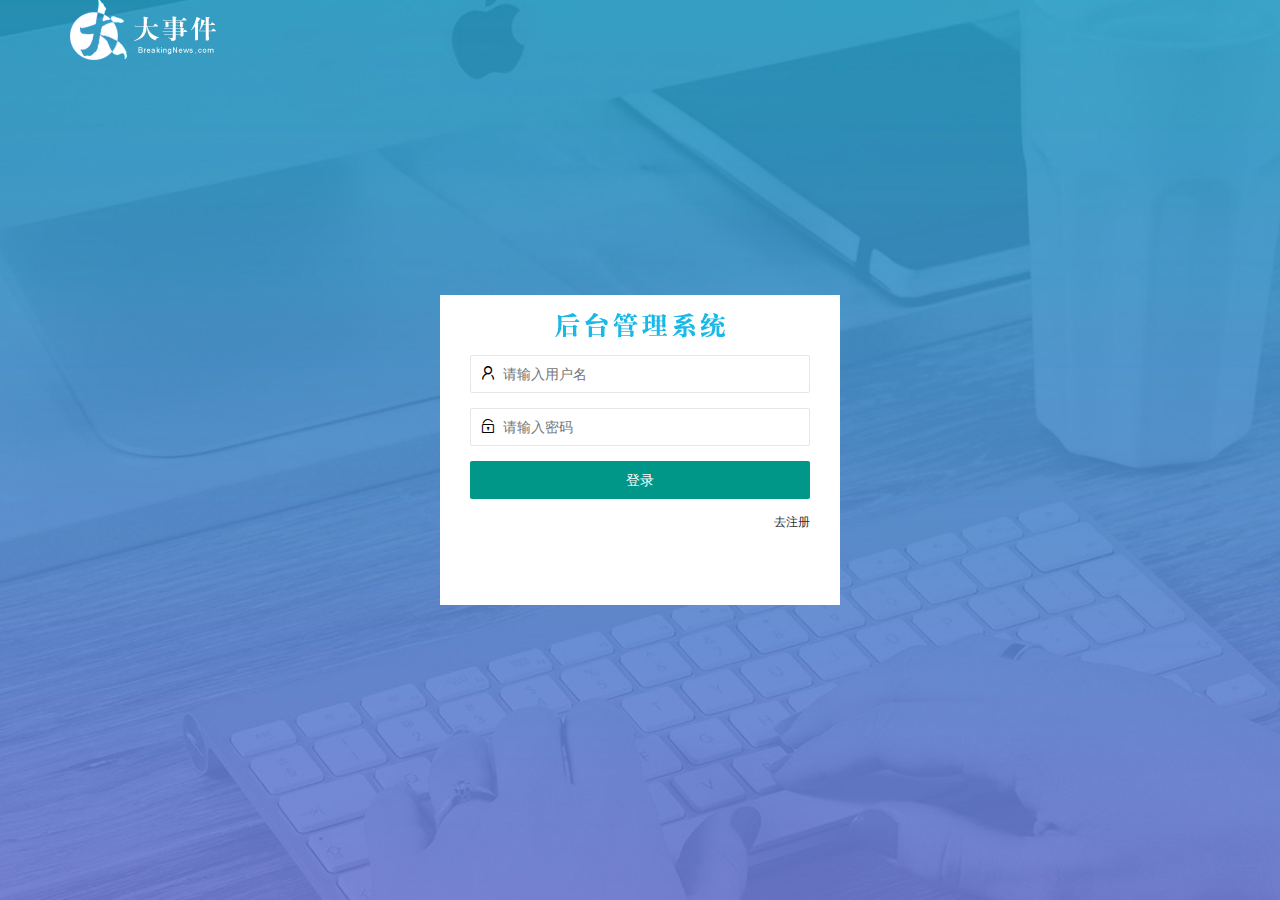
<file: login.html>
<!DOCTYPE html>
<html lang="en">
<head>
    <meta charset="UTF-8">
    <meta http-equiv="X-UA-Compatible" content="IE=edge">
    <meta name="viewport" content="width=device-width, initial-scale=1.0">
    <title>Document</title>
    <link rel="stylesheet" href="./assets/css/login.css">
    <link rel="stylesheet" href="./assets/lib/layui/css/layui.css">
</head>
<body>
    <!-- 头部logo区域 -->
    <div class="layui-main">
        <img src="/assets/images/logo.png" alt="">
    </div>
    <!-- 登录注册区域 -->
    <div class="loginbox">
        <div class="titile-logo"></div>
        <!-- 登录区域 -->
        <div class="login-box">
            <!-- 登录表单 -->
            <form class="layui-form" id="form_login">
                <!-- 登录账号 -->
                <div class="layui-form-item">
                    <i class="layui-icon layui-icon-username"></i>
                    <input type="text" name="username" required  lay-verify="required" placeholder="请输入用户名" autocomplete="off" class="layui-input">
                </div>
                <!-- 登录密码 -->
                <div class="layui-form-item">
                    <i class="layui-icon layui-icon-password"></i>
                    <input type="password" name="password" required  lay-verify="required|pwd" placeholder="请输入密码" autocomplete="off" class="layui-input">
                </div>
                <!-- 提交按钮 -->
                <div class="layui-form-item">
                    <button class="layui-btn layui-btn-fluid" lay-submit lay-filter="formDemo">登录</button>
                    
                </div>
                <!-- 去注册链接 -->
                <div class="layui-form-item links">
                    <a href="javascript:;" id="link-login" >去注册</a>
                </div>
            </form>
            
        </div>
        <!-- 注册区域 -->
        <div class="reg-box">
            <!-- 注册表单 -->
            <form class="layui-form" id="form_reg">
                <!-- 登录账号 -->
                <div class="layui-form-item">
                    <i class="layui-icon layui-icon-username"></i>
                    <input type="text" name="username" required  lay-verify="required" placeholder="请输入用户名" autocomplete="off" class="layui-input">
                </div>
                <!-- 登录密码 -->
                <div class="layui-form-item">
                    <i class="layui-icon layui-icon-password"></i>
                    <input type="password" name="password" required  lay-verify="required|pwd" placeholder="请输入密码" autocomplete="off" class="layui-input">
                </div>
                <!-- 确认密码 -->
                <div class="layui-form-item">
                    <i class="layui-icon layui-icon-password"></i>
                    <input type="password" name="repassword" required  lay-verify="required|repwd" placeholder="再次确认密码" autocomplete="off" class="layui-input">
                </div>

                <!-- 提交按钮 -->
                <div class="layui-form-item">
                    <button class="layui-btn layui-btn-fluid" lay-submit lay-filter="formDemo">注册</button>
                    
                </div>
                <!-- 去注册链接 -->
                <div class="layui-form-item links">
                    <a href="javascript:;" id="link-reg">去登录</a>
                </div>
            </form>

            
        </div>
    </div>
    <!-- 引入layui的js -->
    <script src="./assets/lib/layui/layui.all.js"></script>
    <!-- 导入 jquery -->
    <script src="./assets/lib/jquery.js"></script>
    <!-- 导入baseapi -->
    <script src="./assets/js/baseapi.js"></script>
    <!-- 导入自己的js -->
    <script src="./assets/js/login.js"></script>
    
</body>
</html>
</file>
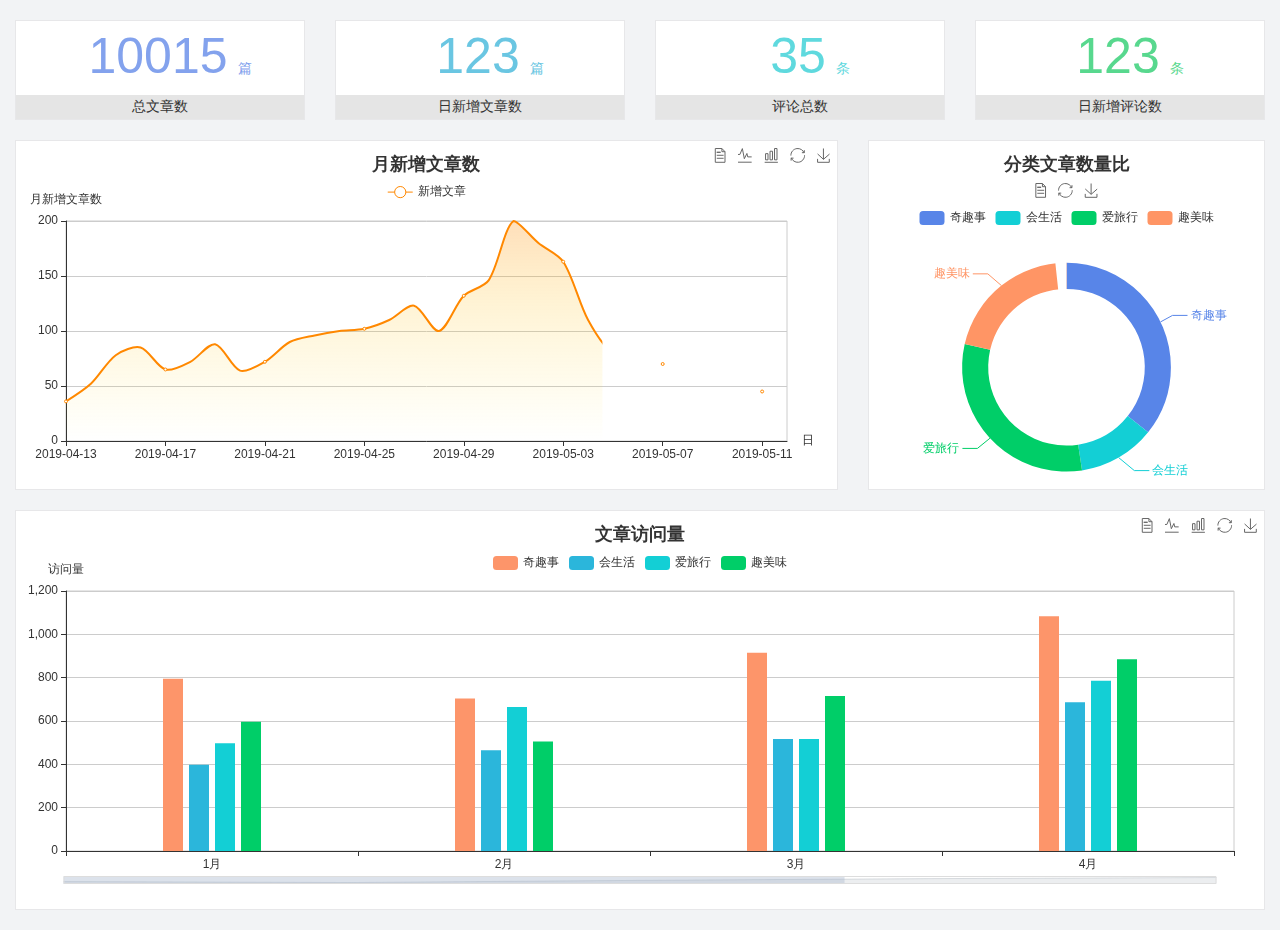
<file: home/dashboard.html>
<!DOCTYPE html>
<html lang="en">

<head>
  <meta charset="UTF-8">
  <meta name="viewport" content="width=device-width, initial-scale=1.0">
  <meta http-equiv="X-UA-Compatible" content="ie=edge">
  <title>图表统计</title>
  <link rel="stylesheet" href="../../assets/lib/bootstrap.css" />
  <link rel="stylesheet" href="../../assets/lib/main.css" />
  <script src="../../assets/lib/jquery.js"></script>
  <script type="text/javascript" src="../../assets/lib/echarts.min.js"></script>
</head>

<body>
  <div class="container-fluid">
    <div class="row spannel_list">
      <div class="col-sm-3 col-xs-6">
        <div class="spannel">
          <em>10015</em><span>篇</span>
          <b>总文章数</b>
        </div>
      </div>
      <div class="col-sm-3 col-xs-6">
        <div class="spannel scolor01">
          <em>123</em><span>篇</span>
          <b>日新增文章数</b>
        </div>
      </div>
      <div class="col-sm-3 col-xs-6">
        <div class="spannel scolor02">
          <em>35</em><span>条</span>
          <b>评论总数</b>
        </div>
      </div>
      <div class="col-sm-3 col-xs-6">
        <div class="spannel scolor03">
          <em>123</em><span>条</span>
          <b>日新增评论数</b>
        </div>
      </div>
    </div>
  </div>

  <div class="container-fluid">
    <div class="row curve-pie">
      <div class="col-lg-8 col-md-8">
        <div class="gragh_pannel" id="curve_show"></div>
      </div>
      <div class="col-lg-4 col-md-4">
        <div class="gragh_pannel" id="pie_show"></div>
      </div>
    </div>
  </div>

  <div class="container-fluid">
    <div class="column_pannel" id="column_show"></div>
  </div>

  <script>
    var oChart = echarts.init(document.getElementById('curve_show'));
    var aList_all = [
      { 'count': 36, 'date': '2019-04-13' },
      { 'count': 52, 'date': '2019-04-14' },
      { 'count': 78, 'date': '2019-04-15' },
      { 'count': 85, 'date': '2019-04-16' },
      { 'count': 65, 'date': '2019-04-17' },
      { 'count': 72, 'date': '2019-04-18' },
      { 'count': 88, 'date': '2019-04-19' },
      { 'count': 64, 'date': '2019-04-20' },
      { 'count': 72, 'date': '2019-04-21' },
      { 'count': 90, 'date': '2019-04-22' },
      { 'count': 96, 'date': '2019-04-23' },
      { 'count': 100, 'date': '2019-04-24' },
      { 'count': 102, 'date': '2019-04-25' },
      { 'count': 110, 'date': '2019-04-26' },
      { 'count': 123, 'date': '2019-04-27' },
      { 'count': 100, 'date': '2019-04-28' },
      { 'count': 132, 'date': '2019-04-29' },
      { 'count': 146, 'date': '2019-04-30' },
      { 'count': 200, 'date': '2019-05-01' },
      { 'count': 180, 'date': '2019-05-02' },
      { 'count': 163, 'date': '2019-05-03' },
      { 'count': 110, 'date': '2019-05-04' },
      { 'count': 80, 'date': '2019-05-05' },
      { 'count': 82, 'date': '2019-05-06' },
      { 'count': 70, 'date': '2019-05-07' },
      { 'count': 65, 'date': '2019-05-08' },
      { 'count': 54, 'date': '2019-05-09' },
      { 'count': 40, 'date': '2019-05-10' },
      { 'count': 45, 'date': '2019-05-11' },
      { 'count': 38, 'date': '2019-05-12' },
    ];

    let aCount = [];
    let aDate = [];

    for (var i = 0; i < aList_all.length; i++) {
      aCount.push(aList_all[i].count);
      aDate.push(aList_all[i].date);
    }

    var chartopt = {
      title: {
        text: '月新增文章数',
        left: 'center',
        top: '10'
      },
      tooltip: {
        trigger: 'axis'
      },
      legend: {
        data: ['新增文章'],
        top: '40'
      },
      toolbox: {
        show: true,
        feature: {
          mark: { show: true },
          dataView: { show: true, readOnly: false },
          magicType: { show: true, type: ['line', 'bar'] },
          restore: { show: true },
          saveAsImage: { show: true }
        }
      },
      calculable: true,
      xAxis: [
        {
          name: '日',
          type: 'category',
          boundaryGap: false,
          data: aDate
        }
      ],
      yAxis: [
        {
          name: '月新增文章数',
          type: 'value'
        }
      ],
      series: [
        {
          name: '新增文章',
          type: 'line',
          smooth: true,
          itemStyle: { normal: { areaStyle: { type: 'default' }, color: '#f80' }, lineStyle: { color: '#f80' } },
          data: aCount
        }],
      areaStyle: {
        normal: {
          color: new echarts.graphic.LinearGradient(0, 0, 0, 1, [{
            offset: 0,
            color: 'rgba(255,136,0,0.39)'
          }, {
            offset: .34,
            color: 'rgba(255,180,0,0.25)'
          }, {
            offset: 1,
            color: 'rgba(255,222,0,0.00)'
          }])

        }
      },
      grid: {
        show: true,
        x: 50,
        x2: 50,
        y: 80,
        height: 220
      }
    };

    oChart.setOption(chartopt);


    var oPie = echarts.init(document.getElementById('pie_show'));
    var oPieopt =
    {
      title: {
        top: 10,
        text: '分类文章数量比',
        x: 'center'
      },
      tooltip: {
        trigger: 'item',
        formatter: "{a} <br/>{b} : {c} ({d}%)"
      },
      color: ['#5885e8', '#13cfd5', '#00ce68', '#ff9565'],
      legend: {
        x: 'center',
        top: 65,
        data: ['奇趣事', '会生活', '爱旅行', '趣美味']
      },
      toolbox: {
        show: true,
        x: 'center',
        top: 35,
        feature: {
          mark: { show: true },
          dataView: { show: true, readOnly: false },
          magicType: {
            show: true,
            type: ['pie', 'funnel'],
            option: {
              funnel: {
                x: '25%',
                width: '50%',
                funnelAlign: 'left',
                max: 1548
              }
            }
          },
          restore: { show: true },
          saveAsImage: { show: true }
        }
      },
      calculable: true,
      series: [
        {
          name: '访问来源',
          type: 'pie',
          radius: ['45%', '60%'],
          center: ['50%', '65%'],
          data: [
            { value: 300, name: '奇趣事' },
            { value: 100, name: '会生活' },
            { value: 260, name: '爱旅行' },
            { value: 180, name: '趣美味' }
          ]
        }
      ]
    };
    oPie.setOption(oPieopt);



    var oColumn = this.echarts.init(document.getElementById('column_show'));
    var oColumnopt =
    {
      title: {
        text: '文章访问量',
        left: 'center',
        top: '10'
      },
      tooltip: {
        trigger: 'axis'
      },
      legend: {
        data: ['奇趣事', '会生活', '爱旅行', '趣美味'],
        top: '40'
      },
      toolbox: {
        show: true,
        feature: {
          mark: { show: true },
          dataView: { show: true, readOnly: false },
          magicType: { show: true, type: ['line', 'bar'] },
          restore: { show: true },
          saveAsImage: { show: true }
        }
      },
      calculable: true,
      xAxis: [
        {
          type: 'category',
          data: ['1月', '2月', '3月', '4月', '5月']
        }
      ],
      yAxis: [
        {
          name: '访问量',
          type: 'value'
        }
      ],
      series: [
        {
          name: '奇趣事',
          type: 'bar',
          barWidth: 20,
          itemStyle: {
            normal: { areaStyle: { type: 'default' }, color: '#fd956a' }
          },
          data: [800, 708, 920, 1090, 1200]
        },
        {
          name: '会生活',
          type: 'bar',
          barWidth: 20,
          itemStyle: {
            normal: { areaStyle: { type: 'default' }, color: '#2bb6db' }
          },
          data: [400, 468, 520, 690, 800]
        },
        {
          name: '爱旅行',
          type: 'bar',
          barWidth: 20,
          itemStyle: {
            normal: { areaStyle: { type: 'default' }, color: '#13cfd5' }
          },
          data: [500, 668, 520, 790, 900]
        },
        {
          name: '趣美味',
          type: 'bar',
          barWidth: 20,
          itemStyle: {
            normal: { areaStyle: { type: 'default' }, color: '#00ce68' }
          },
          data: [600, 508, 720, 890, 1000]
        }
      ],
      grid: {
        show: true,
        x: 50,
        x2: 30,
        y: 80,
        height: 260
      },
      dataZoom: [//给x轴设置滚动条
        {
          start: 0,//默认为0
          end: 100 - 1000 / 31,//默认为100
          type: 'slider',
          show: true,
          xAxisIndex: [0],
          handleSize: 0,//滑动条的 左右2个滑动条的大小
          height: 8,//组件高度
          left: 45, //左边的距离
          right: 50,//右边的距离
          bottom: 26,//右边的距离
          handleColor: '#ddd',//h滑动图标的颜色
          handleStyle: {
            borderColor: "#cacaca",
            borderWidth: "1",
            shadowBlur: 2,
            background: "#ddd",
            shadowColor: "#ddd",
          }
        }]
    };
    oColumn.setOption(oColumnopt);
  </script>
</body>

</html>
</file>
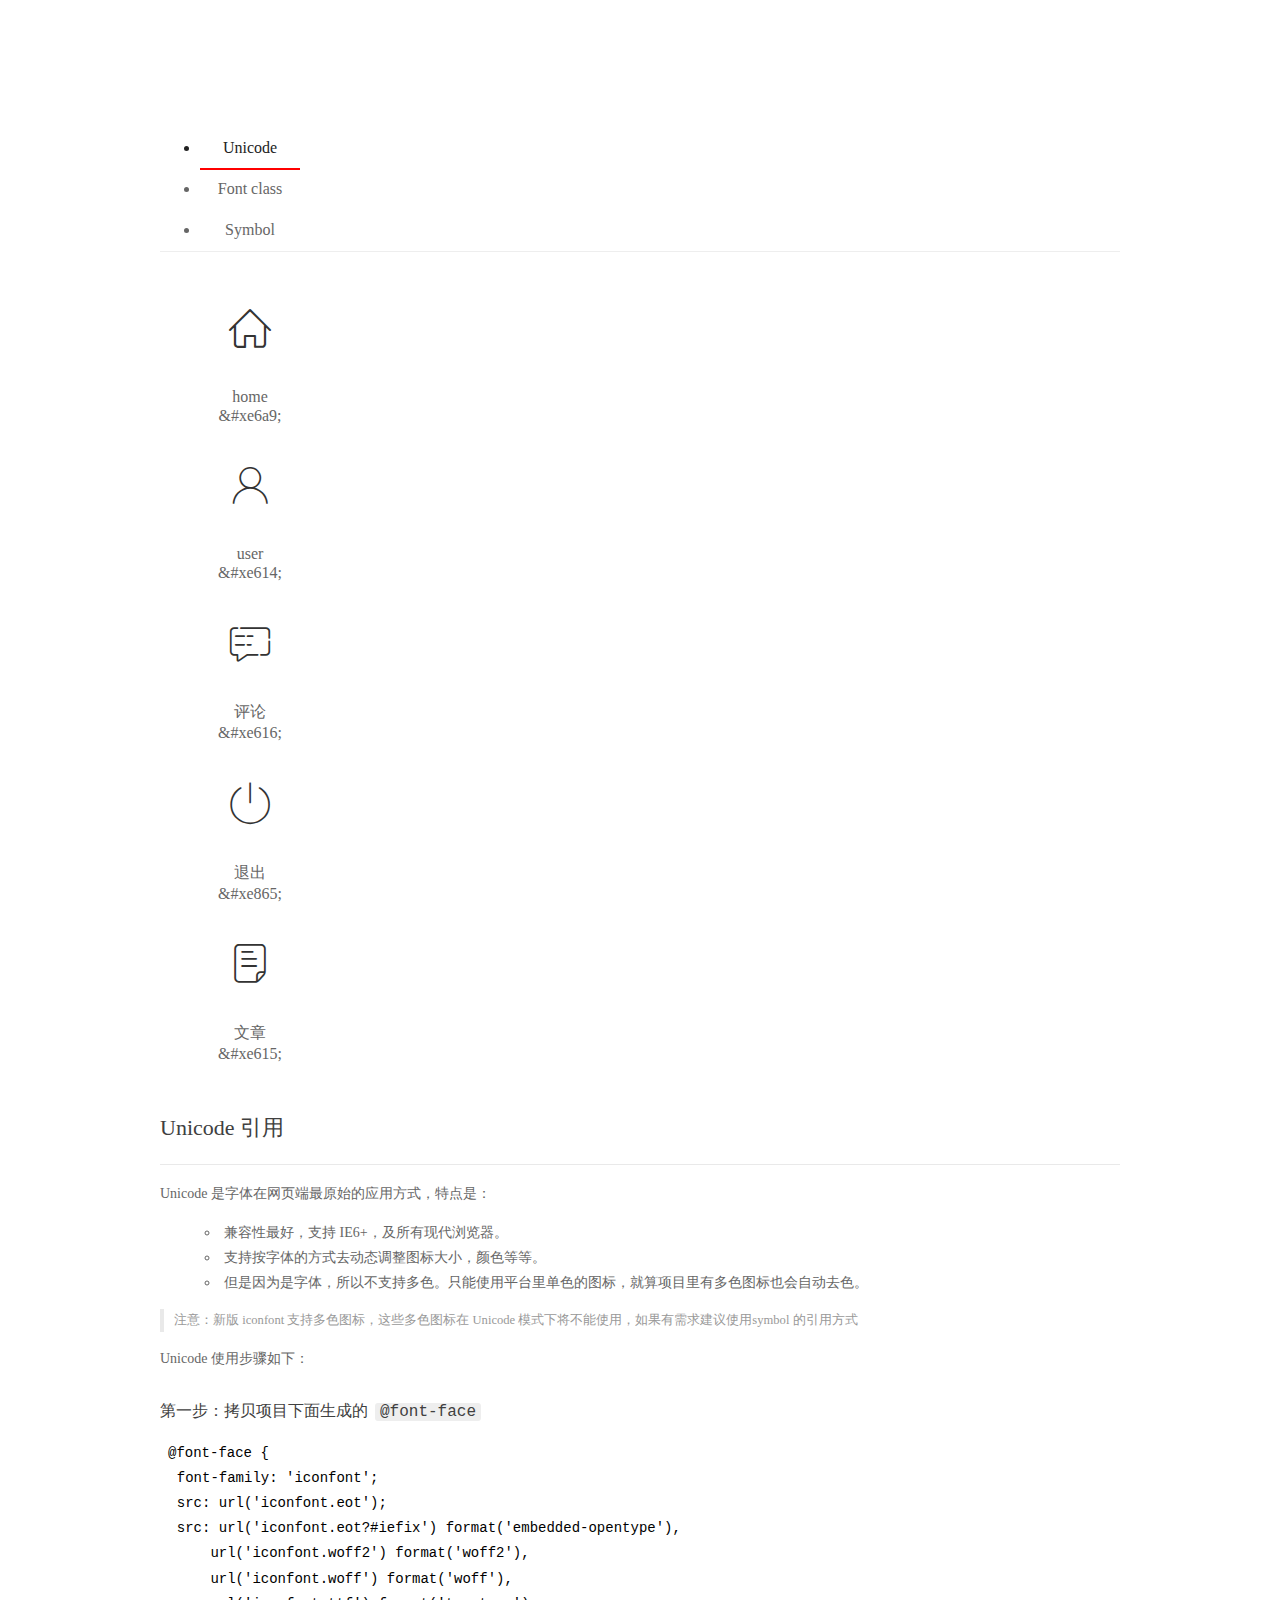
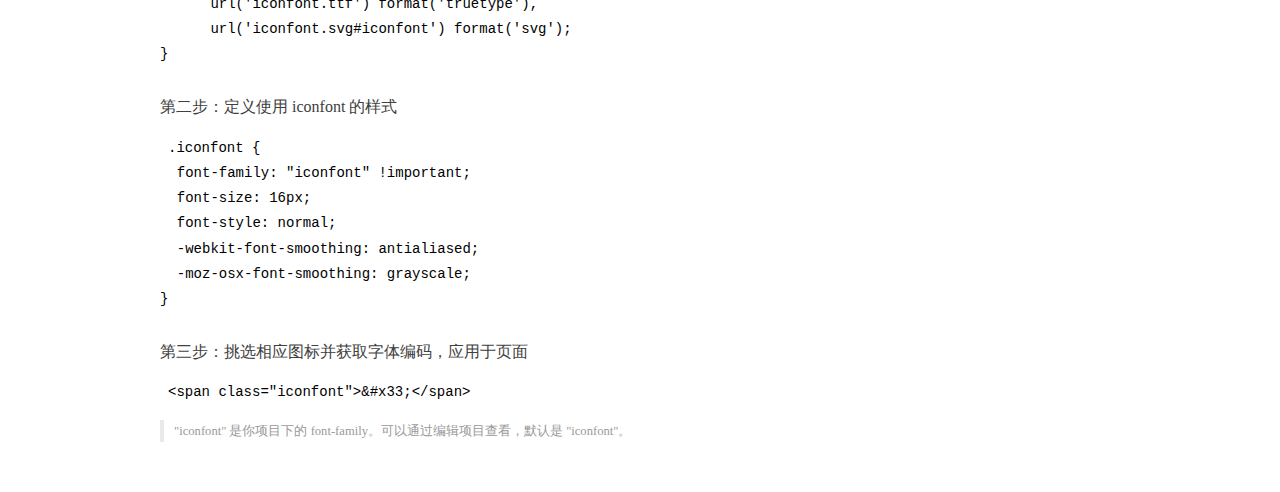
<file: assets/fonts/demo_index.html>
<!DOCTYPE html>
<html>
<head>
  <meta charset="utf-8"/>
  <title>IconFont Demo</title>
  <link rel="shortcut icon" href="https://gtms04.alicdn.com/tps/i4/TB1_oz6GVXXXXaFXpXXJDFnIXXX-64-64.ico" type="image/x-icon"/>
  <link rel="stylesheet" href="https://g.alicdn.com/thx/cube/1.3.2/cube.min.css">
  <link rel="stylesheet" href="demo.css">
  <link rel="stylesheet" href="iconfont.css">
  <script src="iconfont.js"></script>
  <!-- jQuery -->
  <script src="https://a1.alicdn.com/oss/uploads/2018/12/26/7bfddb60-08e8-11e9-9b04-53e73bb6408b.js"></script>
  <!-- 代码高亮 -->
  <script src="https://a1.alicdn.com/oss/uploads/2018/12/26/a3f714d0-08e6-11e9-8a15-ebf944d7534c.js"></script>
</head>
<body>
  <div class="main">
    <h1 class="logo"><a href="https://www.iconfont.cn/" title="iconfont 首页" target="_blank">&#xe86b;</a></h1>
    <div class="nav-tabs">
      <ul id="tabs" class="dib-box">
        <li class="dib active"><span>Unicode</span></li>
        <li class="dib"><span>Font class</span></li>
        <li class="dib"><span>Symbol</span></li>
      </ul>
      
    </div>
    <div class="tab-container">
      <div class="content unicode" style="display: block;">
          <ul class="icon_lists dib-box">
          
            <li class="dib">
              <span class="icon iconfont">&#xe6a9;</span>
                <div class="name">home</div>
                <div class="code-name">&amp;#xe6a9;</div>
              </li>
          
            <li class="dib">
              <span class="icon iconfont">&#xe614;</span>
                <div class="name">user</div>
                <div class="code-name">&amp;#xe614;</div>
              </li>
          
            <li class="dib">
              <span class="icon iconfont">&#xe616;</span>
                <div class="name">评论</div>
                <div class="code-name">&amp;#xe616;</div>
              </li>
          
            <li class="dib">
              <span class="icon iconfont">&#xe865;</span>
                <div class="name">退出</div>
                <div class="code-name">&amp;#xe865;</div>
              </li>
          
            <li class="dib">
              <span class="icon iconfont">&#xe615;</span>
                <div class="name">文章</div>
                <div class="code-name">&amp;#xe615;</div>
              </li>
          
          </ul>
          <div class="article markdown">
          <h2 id="unicode-">Unicode 引用</h2>
          <hr>

          <p>Unicode 是字体在网页端最原始的应用方式，特点是：</p>
          <ul>
            <li>兼容性最好，支持 IE6+，及所有现代浏览器。</li>
            <li>支持按字体的方式去动态调整图标大小，颜色等等。</li>
            <li>但是因为是字体，所以不支持多色。只能使用平台里单色的图标，就算项目里有多色图标也会自动去色。</li>
          </ul>
          <blockquote>
            <p>注意：新版 iconfont 支持多色图标，这些多色图标在 Unicode 模式下将不能使用，如果有需求建议使用symbol 的引用方式</p>
          </blockquote>
          <p>Unicode 使用步骤如下：</p>
          <h3 id="-font-face">第一步：拷贝项目下面生成的 <code>@font-face</code></h3>
<pre><code class="language-css"
>@font-face {
  font-family: 'iconfont';
  src: url('iconfont.eot');
  src: url('iconfont.eot?#iefix') format('embedded-opentype'),
      url('iconfont.woff2') format('woff2'),
      url('iconfont.woff') format('woff'),
      url('iconfont.ttf') format('truetype'),
      url('iconfont.svg#iconfont') format('svg');
}
</code></pre>
          <h3 id="-iconfont-">第二步：定义使用 iconfont 的样式</h3>
<pre><code class="language-css"
>.iconfont {
  font-family: "iconfont" !important;
  font-size: 16px;
  font-style: normal;
  -webkit-font-smoothing: antialiased;
  -moz-osx-font-smoothing: grayscale;
}
</code></pre>
          <h3 id="-">第三步：挑选相应图标并获取字体编码，应用于页面</h3>
<pre>
<code class="language-html"
>&lt;span class="iconfont"&gt;&amp;#x33;&lt;/span&gt;
</code></pre>
          <blockquote>
            <p>"iconfont" 是你项目下的 font-family。可以通过编辑项目查看，默认是 "iconfont"。</p>
          </blockquote>
          </div>
      </div>
      <div class="content font-class">
        <ul class="icon_lists dib-box">
          
          <li class="dib">
            <span class="icon iconfont icon-home"></span>
            <div class="name">
              home
            </div>
            <div class="code-name">.icon-home
            </div>
          </li>
          
          <li class="dib">
            <span class="icon iconfont icon-user"></span>
            <div class="name">
              user
            </div>
            <div class="code-name">.icon-user
            </div>
          </li>
          
          <li class="dib">
            <span class="icon iconfont icon-pinglun"></span>
            <div class="name">
              评论
            </div>
            <div class="code-name">.icon-pinglun
            </div>
          </li>
          
          <li class="dib">
            <span class="icon iconfont icon-tuichu"></span>
            <div class="name">
              退出
            </div>
            <div class="code-name">.icon-tuichu
            </div>
          </li>
          
          <li class="dib">
            <span class="icon iconfont icon-16"></span>
            <div class="name">
              文章
            </div>
            <div class="code-name">.icon-16
            </div>
          </li>
          
        </ul>
        <div class="article markdown">
        <h2 id="font-class-">font-class 引用</h2>
        <hr>

        <p>font-class 是 Unicode 使用方式的一种变种，主要是解决 Unicode 书写不直观，语意不明确的问题。</p>
        <p>与 Unicode 使用方式相比，具有如下特点：</p>
        <ul>
          <li>兼容性良好，支持 IE8+，及所有现代浏览器。</li>
          <li>相比于 Unicode 语意明确，书写更直观。可以很容易分辨这个 icon 是什么。</li>
          <li>因为使用 class 来定义图标，所以当要替换图标时，只需要修改 class 里面的 Unicode 引用。</li>
          <li>不过因为本质上还是使用的字体，所以多色图标还是不支持的。</li>
        </ul>
        <p>使用步骤如下：</p>
        <h3 id="-fontclass-">第一步：引入项目下面生成的 fontclass 代码：</h3>
<pre><code class="language-html">&lt;link rel="stylesheet" href="./iconfont.css"&gt;
</code></pre>
        <h3 id="-">第二步：挑选相应图标并获取类名，应用于页面：</h3>
<pre><code class="language-html">&lt;span class="iconfont icon-xxx"&gt;&lt;/span&gt;
</code></pre>
        <blockquote>
          <p>"
            iconfont" 是你项目下的 font-family。可以通过编辑项目查看，默认是 "iconfont"。</p>
        </blockquote>
      </div>
      </div>
      <div class="content symbol">
          <ul class="icon_lists dib-box">
          
            <li class="dib">
                <svg class="icon svg-icon" aria-hidden="true">
                  <use xlink:href="#icon-home"></use>
                </svg>
                <div class="name">home</div>
                <div class="code-name">#icon-home</div>
            </li>
          
            <li class="dib">
                <svg class="icon svg-icon" aria-hidden="true">
                  <use xlink:href="#icon-user"></use>
                </svg>
                <div class="name">user</div>
                <div class="code-name">#icon-user</div>
            </li>
          
            <li class="dib">
                <svg class="icon svg-icon" aria-hidden="true">
                  <use xlink:href="#icon-pinglun"></use>
                </svg>
                <div class="name">评论</div>
                <div class="code-name">#icon-pinglun</div>
            </li>
          
            <li class="dib">
                <svg class="icon svg-icon" aria-hidden="true">
                  <use xlink:href="#icon-tuichu"></use>
                </svg>
                <div class="name">退出</div>
                <div class="code-name">#icon-tuichu</div>
            </li>
          
            <li class="dib">
                <svg class="icon svg-icon" aria-hidden="true">
                  <use xlink:href="#icon-16"></use>
                </svg>
                <div class="name">文章</div>
                <div class="code-name">#icon-16</div>
            </li>
          
          </ul>
          <div class="article markdown">
          <h2 id="symbol-">Symbol 引用</h2>
          <hr>

          <p>这是一种全新的使用方式，应该说这才是未来的主流，也是平台目前推荐的用法。相关介绍可以参考这篇<a href="">文章</a>
            这种用法其实是做了一个 SVG 的集合，与另外两种相比具有如下特点：</p>
          <ul>
            <li>支持多色图标了，不再受单色限制。</li>
            <li>通过一些技巧，支持像字体那样，通过 <code>font-size</code>, <code>color</code> 来调整样式。</li>
            <li>兼容性较差，支持 IE9+，及现代浏览器。</li>
            <li>浏览器渲染 SVG 的性能一般，还不如 png。</li>
          </ul>
          <p>使用步骤如下：</p>
          <h3 id="-symbol-">第一步：引入项目下面生成的 symbol 代码：</h3>
<pre><code class="language-html">&lt;script src="./iconfont.js"&gt;&lt;/script&gt;
</code></pre>
          <h3 id="-css-">第二步：加入通用 CSS 代码（引入一次就行）：</h3>
<pre><code class="language-html">&lt;style&gt;
.icon {
  width: 1em;
  height: 1em;
  vertical-align: -0.15em;
  fill: currentColor;
  overflow: hidden;
}
&lt;/style&gt;
</code></pre>
          <h3 id="-">第三步：挑选相应图标并获取类名，应用于页面：</h3>
<pre><code class="language-html">&lt;svg class="icon" aria-hidden="true"&gt;
  &lt;use xlink:href="#icon-xxx"&gt;&lt;/use&gt;
&lt;/svg&gt;
</code></pre>
          </div>
      </div>

    </div>
  </div>
  <script>
  $(document).ready(function () {
      $('.tab-container .content:first').show()

      $('#tabs li').click(function (e) {
        var tabContent = $('.tab-container .content')
        var index = $(this).index()

        if ($(this).hasClass('active')) {
          return
        } else {
          $('#tabs li').removeClass('active')
          $(this).addClass('active')

          tabContent.hide().eq(index).fadeIn()
        }
      })
    })
  </script>
</body>
</html>
</file>
<file: assets/css/login.css>
html,
body {
    margin: 0;
    padding: 0;
    width: 100%;
    height: 100%;
    background: url('/assets/images/login_bg.jpg') no-repeat center;
    background-size: cover;
}
.loginbox {
    width: 400px;
    height: 310px;
    background-color: #fff;
    /* 对盒子进行居中处理 */
    position: absolute;
    left: 50%;
    top: 50%;
    transform: translate(-50%,-50%);
}
.titile-logo {
    height: 60px;
    background: url('/assets/images/login_title.png') no-repeat center;
    
}
.reg-box {
    display: none;
}
.layui-form {
    padding: 0 30px;
}
.links {
    /* 横向布局 */
    display: flex;
    justify-content:flex-end;
}
.links a {
    font-size: 12px;
}
.layui-form-item {
    position: relative;
}
.layui-icon {
    position: absolute;
    
    left: 10px;
    top: 10px;
}
.layui-input {
    padding-left: 32px !important;
}
</file>
<file: assets/lib/layui/css/layui.css>
/** layui-v2.5.5 MIT License By https://www.layui.com */
 .layui-inline,img{display:inline-block;vertical-align:middle}h1,h2,h3,h4,h5,h6{font-weight:400}.layui-edge,.layui-header,.layui-inline,.layui-main{position:relative}.layui-body,.layui-edge,.layui-elip{overflow:hidden}.layui-btn,.layui-edge,.layui-inline,img{vertical-align:middle}.layui-btn,.layui-disabled,.layui-icon,.layui-unselect{-moz-user-select:none;-webkit-user-select:none;-ms-user-select:none}.layui-elip,.layui-form-checkbox span,.layui-form-pane .layui-form-label{text-overflow:ellipsis;white-space:nowrap}.layui-breadcrumb,.layui-tree-btnGroup{visibility:hidden}blockquote,body,button,dd,div,dl,dt,form,h1,h2,h3,h4,h5,h6,input,li,ol,p,pre,td,textarea,th,ul{margin:0;padding:0;-webkit-tap-highlight-color:rgba(0,0,0,0)}a:active,a:hover{outline:0}img{border:none}li{list-style:none}table{border-collapse:collapse;border-spacing:0}h4,h5,h6{font-size:100%}button,input,optgroup,option,select,textarea{font-family:inherit;font-size:inherit;font-style:inherit;font-weight:inherit;outline:0}pre{white-space:pre-wrap;white-space:-moz-pre-wrap;white-space:-pre-wrap;white-space:-o-pre-wrap;word-wrap:break-word}body{line-height:24px;font:14px Helvetica Neue,Helvetica,PingFang SC,Tahoma,Arial,sans-serif}hr{height:1px;margin:10px 0;border:0;clear:both}a{color:#333;text-decoration:none}a:hover{color:#777}a cite{font-style:normal;*cursor:pointer}.layui-border-box,.layui-border-box *{box-sizing:border-box}.layui-box,.layui-box *{box-sizing:content-box}.layui-clear{clear:both;*zoom:1}.layui-clear:after{content:'\20';clear:both;*zoom:1;display:block;height:0}.layui-inline{*display:inline;*zoom:1}.layui-edge{display:inline-block;width:0;height:0;border-width:6px;border-style:dashed;border-color:transparent}.layui-edge-top{top:-4px;border-bottom-color:#999;border-bottom-style:solid}.layui-edge-right{border-left-color:#999;border-left-style:solid}.layui-edge-bottom{top:2px;border-top-color:#999;border-top-style:solid}.layui-edge-left{border-right-color:#999;border-right-style:solid}.layui-disabled,.layui-disabled:hover{color:#d2d2d2!important;cursor:not-allowed!important}.layui-circle{border-radius:100%}.layui-show{display:block!important}.layui-hide{display:none!important}@font-face{font-family:layui-icon;src:url(../font/iconfont.eot?v=250);src:url(../font/iconfont.eot?v=250#iefix) format('embedded-opentype'),url(../font/iconfont.woff2?v=250) format('woff2'),url(../font/iconfont.woff?v=250) format('woff'),url(../font/iconfont.ttf?v=250) format('truetype'),url(../font/iconfont.svg?v=250#layui-icon) format('svg')}.layui-icon{font-family:layui-icon!important;font-size:16px;font-style:normal;-webkit-font-smoothing:antialiased;-moz-osx-font-smoothing:grayscale}.layui-icon-reply-fill:before{content:"\e611"}.layui-icon-set-fill:before{content:"\e614"}.layui-icon-menu-fill:before{content:"\e60f"}.layui-icon-search:before{content:"\e615"}.layui-icon-share:before{content:"\e641"}.layui-icon-set-sm:before{content:"\e620"}.layui-icon-engine:before{content:"\e628"}.layui-icon-close:before{content:"\1006"}.layui-icon-close-fill:before{content:"\1007"}.layui-icon-chart-screen:before{content:"\e629"}.layui-icon-star:before{content:"\e600"}.layui-icon-circle-dot:before{content:"\e617"}.layui-icon-chat:before{content:"\e606"}.layui-icon-release:before{content:"\e609"}.layui-icon-list:before{content:"\e60a"}.layui-icon-chart:before{content:"\e62c"}.layui-icon-ok-circle:before{content:"\1005"}.layui-icon-layim-theme:before{content:"\e61b"}.layui-icon-table:before{content:"\e62d"}.layui-icon-right:before{content:"\e602"}.layui-icon-left:before{content:"\e603"}.layui-icon-cart-simple:before{content:"\e698"}.layui-icon-face-cry:before{content:"\e69c"}.layui-icon-face-smile:before{content:"\e6af"}.layui-icon-survey:before{content:"\e6b2"}.layui-icon-tree:before{content:"\e62e"}.layui-icon-upload-circle:before{content:"\e62f"}.layui-icon-add-circle:before{content:"\e61f"}.layui-icon-download-circle:before{content:"\e601"}.layui-icon-templeate-1:before{content:"\e630"}.layui-icon-util:before{content:"\e631"}.layui-icon-face-surprised:before{content:"\e664"}.layui-icon-edit:before{content:"\e642"}.layui-icon-speaker:before{content:"\e645"}.layui-icon-down:before{content:"\e61a"}.layui-icon-file:before{content:"\e621"}.layui-icon-layouts:before{content:"\e632"}.layui-icon-rate-half:before{content:"\e6c9"}.layui-icon-add-circle-fine:before{content:"\e608"}.layui-icon-prev-circle:before{content:"\e633"}.layui-icon-read:before{content:"\e705"}.layui-icon-404:before{content:"\e61c"}.layui-icon-carousel:before{content:"\e634"}.layui-icon-help:before{content:"\e607"}.layui-icon-code-circle:before{content:"\e635"}.layui-icon-water:before{content:"\e636"}.layui-icon-username:before{content:"\e66f"}.layui-icon-find-fill:before{content:"\e670"}.layui-icon-about:before{content:"\e60b"}.layui-icon-location:before{content:"\e715"}.layui-icon-up:before{content:"\e619"}.layui-icon-pause:before{content:"\e651"}.layui-icon-date:before{content:"\e637"}.layui-icon-layim-uploadfile:before{content:"\e61d"}.layui-icon-delete:before{content:"\e640"}.layui-icon-play:before{content:"\e652"}.layui-icon-top:before{content:"\e604"}.layui-icon-friends:before{content:"\e612"}.layui-icon-refresh-3:before{content:"\e9aa"}.layui-icon-ok:before{content:"\e605"}.layui-icon-layer:before{content:"\e638"}.layui-icon-face-smile-fine:before{content:"\e60c"}.layui-icon-dollar:before{content:"\e659"}.layui-icon-group:before{content:"\e613"}.layui-icon-layim-download:before{content:"\e61e"}.layui-icon-picture-fine:before{content:"\e60d"}.layui-icon-link:before{content:"\e64c"}.layui-icon-diamond:before{content:"\e735"}.layui-icon-log:before{content:"\e60e"}.layui-icon-rate-solid:before{content:"\e67a"}.layui-icon-fonts-del:before{content:"\e64f"}.layui-icon-unlink:before{content:"\e64d"}.layui-icon-fonts-clear:before{content:"\e639"}.layui-icon-triangle-r:before{content:"\e623"}.layui-icon-circle:before{content:"\e63f"}.layui-icon-radio:before{content:"\e643"}.layui-icon-align-center:before{content:"\e647"}.layui-icon-align-right:before{content:"\e648"}.layui-icon-align-left:before{content:"\e649"}.layui-icon-loading-1:before{content:"\e63e"}.layui-icon-return:before{content:"\e65c"}.layui-icon-fonts-strong:before{content:"\e62b"}.layui-icon-upload:before{content:"\e67c"}.layui-icon-dialogue:before{content:"\e63a"}.layui-icon-video:before{content:"\e6ed"}.layui-icon-headset:before{content:"\e6fc"}.layui-icon-cellphone-fine:before{content:"\e63b"}.layui-icon-add-1:before{content:"\e654"}.layui-icon-face-smile-b:before{content:"\e650"}.layui-icon-fonts-html:before{content:"\e64b"}.layui-icon-form:before{content:"\e63c"}.layui-icon-cart:before{content:"\e657"}.layui-icon-camera-fill:before{content:"\e65d"}.layui-icon-tabs:before{content:"\e62a"}.layui-icon-fonts-code:before{content:"\e64e"}.layui-icon-fire:before{content:"\e756"}.layui-icon-set:before{content:"\e716"}.layui-icon-fonts-u:before{content:"\e646"}.layui-icon-triangle-d:before{content:"\e625"}.layui-icon-tips:before{content:"\e702"}.layui-icon-picture:before{content:"\e64a"}.layui-icon-more-vertical:before{content:"\e671"}.layui-icon-flag:before{content:"\e66c"}.layui-icon-loading:before{content:"\e63d"}.layui-icon-fonts-i:before{content:"\e644"}.layui-icon-refresh-1:before{content:"\e666"}.layui-icon-rmb:before{content:"\e65e"}.layui-icon-home:before{content:"\e68e"}.layui-icon-user:before{content:"\e770"}.layui-icon-notice:before{content:"\e667"}.layui-icon-login-weibo:before{content:"\e675"}.layui-icon-voice:before{content:"\e688"}.layui-icon-upload-drag:before{content:"\e681"}.layui-icon-login-qq:before{content:"\e676"}.layui-icon-snowflake:before{content:"\e6b1"}.layui-icon-file-b:before{content:"\e655"}.layui-icon-template:before{content:"\e663"}.layui-icon-auz:before{content:"\e672"}.layui-icon-console:before{content:"\e665"}.layui-icon-app:before{content:"\e653"}.layui-icon-prev:before{content:"\e65a"}.layui-icon-website:before{content:"\e7ae"}.layui-icon-next:before{content:"\e65b"}.layui-icon-component:before{content:"\e857"}.layui-icon-more:before{content:"\e65f"}.layui-icon-login-wechat:before{content:"\e677"}.layui-icon-shrink-right:before{content:"\e668"}.layui-icon-spread-left:before{content:"\e66b"}.layui-icon-camera:before{content:"\e660"}.layui-icon-note:before{content:"\e66e"}.layui-icon-refresh:before{content:"\e669"}.layui-icon-female:before{content:"\e661"}.layui-icon-male:before{content:"\e662"}.layui-icon-password:before{content:"\e673"}.layui-icon-senior:before{content:"\e674"}.layui-icon-theme:before{content:"\e66a"}.layui-icon-tread:before{content:"\e6c5"}.layui-icon-praise:before{content:"\e6c6"}.layui-icon-star-fill:before{content:"\e658"}.layui-icon-rate:before{content:"\e67b"}.layui-icon-template-1:before{content:"\e656"}.layui-icon-vercode:before{content:"\e679"}.layui-icon-cellphone:before{content:"\e678"}.layui-icon-screen-full:before{content:"\e622"}.layui-icon-screen-restore:before{content:"\e758"}.layui-icon-cols:before{content:"\e610"}.layui-icon-export:before{content:"\e67d"}.layui-icon-print:before{content:"\e66d"}.layui-icon-slider:before{content:"\e714"}.layui-icon-addition:before{content:"\e624"}.layui-icon-subtraction:before{content:"\e67e"}.layui-icon-service:before{content:"\e626"}.layui-icon-transfer:before{content:"\e691"}.layui-main{width:1140px;margin:0 auto}.layui-header{z-index:1000;height:60px}.layui-header a:hover{transition:all .5s;-webkit-transition:all .5s}.layui-side{position:fixed;left:0;top:0;bottom:0;z-index:999;width:200px;overflow-x:hidden}.layui-side-scroll{position:relative;width:220px;height:100%;overflow-x:hidden}.layui-body{position:absolute;left:200px;right:0;top:0;bottom:0;z-index:998;width:auto;overflow-y:auto;box-sizing:border-box}.layui-layout-body{overflow:hidden}.layui-layout-admin .layui-header{background-color:#23262E}.layui-layout-admin .layui-side{top:60px;width:200px;overflow-x:hidden}.layui-layout-admin .layui-body{position:fixed;top:60px;bottom:44px}.layui-layout-admin .layui-main{width:auto;margin:0 15px}.layui-layout-admin .layui-footer{position:fixed;left:200px;right:0;bottom:0;height:44px;line-height:44px;padding:0 15px;background-color:#eee}.layui-layout-admin .layui-logo{position:absolute;left:0;top:0;width:200px;height:100%;line-height:60px;text-align:center;color:#009688;font-size:16px}.layui-layout-admin .layui-header .layui-nav{background:0 0}.layui-layout-left{position:absolute!important;left:200px;top:0}.layui-layout-right{position:absolute!important;right:0;top:0}.layui-container{position:relative;margin:0 auto;padding:0 15px;box-sizing:border-box}.layui-fluid{position:relative;margin:0 auto;padding:0 15px}.layui-row:after,.layui-row:before{content:'';display:block;clear:both}.layui-col-lg1,.layui-col-lg10,.layui-col-lg11,.layui-col-lg12,.layui-col-lg2,.layui-col-lg3,.layui-col-lg4,.layui-col-lg5,.layui-col-lg6,.layui-col-lg7,.layui-col-lg8,.layui-col-lg9,.layui-col-md1,.layui-col-md10,.layui-col-md11,.layui-col-md12,.layui-col-md2,.layui-col-md3,.layui-col-md4,.layui-col-md5,.layui-col-md6,.layui-col-md7,.layui-col-md8,.layui-col-md9,.layui-col-sm1,.layui-col-sm10,.layui-col-sm11,.layui-col-sm12,.layui-col-sm2,.layui-col-sm3,.layui-col-sm4,.layui-col-sm5,.layui-col-sm6,.layui-col-sm7,.layui-col-sm8,.layui-col-sm9,.layui-col-xs1,.layui-col-xs10,.layui-col-xs11,.layui-col-xs12,.layui-col-xs2,.layui-col-xs3,.layui-col-xs4,.layui-col-xs5,.layui-col-xs6,.layui-col-xs7,.layui-col-xs8,.layui-col-xs9{position:relative;display:block;box-sizing:border-box}.layui-col-xs1,.layui-col-xs10,.layui-col-xs11,.layui-col-xs12,.layui-col-xs2,.layui-col-xs3,.layui-col-xs4,.layui-col-xs5,.layui-col-xs6,.layui-col-xs7,.layui-col-xs8,.layui-col-xs9{float:left}.layui-col-xs1{width:8.33333333%}.layui-col-xs2{width:16.66666667%}.layui-col-xs3{width:25%}.layui-col-xs4{width:33.33333333%}.layui-col-xs5{width:41.66666667%}.layui-col-xs6{width:50%}.layui-col-xs7{width:58.33333333%}.layui-col-xs8{width:66.66666667%}.layui-col-xs9{width:75%}.layui-col-xs10{width:83.33333333%}.layui-col-xs11{width:91.66666667%}.layui-col-xs12{width:100%}.layui-col-xs-offset1{margin-left:8.33333333%}.layui-col-xs-offset2{margin-left:16.66666667%}.layui-col-xs-offset3{margin-left:25%}.layui-col-xs-offset4{margin-left:33.33333333%}.layui-col-xs-offset5{margin-left:41.66666667%}.layui-col-xs-offset6{margin-left:50%}.layui-col-xs-offset7{margin-left:58.33333333%}.layui-col-xs-offset8{margin-left:66.66666667%}.layui-col-xs-offset9{margin-left:75%}.layui-col-xs-offset10{margin-left:83.33333333%}.layui-col-xs-offset11{margin-left:91.66666667%}.layui-col-xs-offset12{margin-left:100%}@media screen and (max-width:768px){.layui-hide-xs{display:none!important}.layui-show-xs-block{display:block!important}.layui-show-xs-inline{display:inline!important}.layui-show-xs-inline-block{display:inline-block!important}}@media screen and (min-width:768px){.layui-container{width:750px}.layui-hide-sm{display:none!important}.layui-show-sm-block{display:block!important}.layui-show-sm-inline{display:inline!important}.layui-show-sm-inline-block{display:inline-block!important}.layui-col-sm1,.layui-col-sm10,.layui-col-sm11,.layui-col-sm12,.layui-col-sm2,.layui-col-sm3,.layui-col-sm4,.layui-col-sm5,.layui-col-sm6,.layui-col-sm7,.layui-col-sm8,.layui-col-sm9{float:left}.layui-col-sm1{width:8.33333333%}.layui-col-sm2{width:16.66666667%}.layui-col-sm3{width:25%}.layui-col-sm4{width:33.33333333%}.layui-col-sm5{width:41.66666667%}.layui-col-sm6{width:50%}.layui-col-sm7{width:58.33333333%}.layui-col-sm8{width:66.66666667%}.layui-col-sm9{width:75%}.layui-col-sm10{width:83.33333333%}.layui-col-sm11{width:91.66666667%}.layui-col-sm12{width:100%}.layui-col-sm-offset1{margin-left:8.33333333%}.layui-col-sm-offset2{margin-left:16.66666667%}.layui-col-sm-offset3{margin-left:25%}.layui-col-sm-offset4{margin-left:33.33333333%}.layui-col-sm-offset5{margin-left:41.66666667%}.layui-col-sm-offset6{margin-left:50%}.layui-col-sm-offset7{margin-left:58.33333333%}.layui-col-sm-offset8{margin-left:66.66666667%}.layui-col-sm-offset9{margin-left:75%}.layui-col-sm-offset10{margin-left:83.33333333%}.layui-col-sm-offset11{margin-left:91.66666667%}.layui-col-sm-offset12{margin-left:100%}}@media screen and (min-width:992px){.layui-container{width:970px}.layui-hide-md{display:none!important}.layui-show-md-block{display:block!important}.layui-show-md-inline{display:inline!important}.layui-show-md-inline-block{display:inline-block!important}.layui-col-md1,.layui-col-md10,.layui-col-md11,.layui-col-md12,.layui-col-md2,.layui-col-md3,.layui-col-md4,.layui-col-md5,.layui-col-md6,.layui-col-md7,.layui-col-md8,.layui-col-md9{float:left}.layui-col-md1{width:8.33333333%}.layui-col-md2{width:16.66666667%}.layui-col-md3{width:25%}.layui-col-md4{width:33.33333333%}.layui-col-md5{width:41.66666667%}.layui-col-md6{width:50%}.layui-col-md7{width:58.33333333%}.layui-col-md8{width:66.66666667%}.layui-col-md9{width:75%}.layui-col-md10{width:83.33333333%}.layui-col-md11{width:91.66666667%}.layui-col-md12{width:100%}.layui-col-md-offset1{margin-left:8.33333333%}.layui-col-md-offset2{margin-left:16.66666667%}.layui-col-md-offset3{margin-left:25%}.layui-col-md-offset4{margin-left:33.33333333%}.layui-col-md-offset5{margin-left:41.66666667%}.layui-col-md-offset6{margin-left:50%}.layui-col-md-offset7{margin-left:58.33333333%}.layui-col-md-offset8{margin-left:66.66666667%}.layui-col-md-offset9{margin-left:75%}.layui-col-md-offset10{margin-left:83.33333333%}.layui-col-md-offset11{margin-left:91.66666667%}.layui-col-md-offset12{margin-left:100%}}@media screen and (min-width:1200px){.layui-container{width:1170px}.layui-hide-lg{display:none!important}.layui-show-lg-block{display:block!important}.layui-show-lg-inline{display:inline!important}.layui-show-lg-inline-block{display:inline-block!important}.layui-col-lg1,.layui-col-lg10,.layui-col-lg11,.layui-col-lg12,.layui-col-lg2,.layui-col-lg3,.layui-col-lg4,.layui-col-lg5,.layui-col-lg6,.layui-col-lg7,.layui-col-lg8,.layui-col-lg9{float:left}.layui-col-lg1{width:8.33333333%}.layui-col-lg2{width:16.66666667%}.layui-col-lg3{width:25%}.layui-col-lg4{width:33.33333333%}.layui-col-lg5{width:41.66666667%}.layui-col-lg6{width:50%}.layui-col-lg7{width:58.33333333%}.layui-col-lg8{width:66.66666667%}.layui-col-lg9{width:75%}.layui-col-lg10{width:83.33333333%}.layui-col-lg11{width:91.66666667%}.layui-col-lg12{width:100%}.layui-col-lg-offset1{margin-left:8.33333333%}.layui-col-lg-offset2{margin-left:16.66666667%}.layui-col-lg-offset3{margin-left:25%}.layui-col-lg-offset4{margin-left:33.33333333%}.layui-col-lg-offset5{margin-left:41.66666667%}.layui-col-lg-offset6{margin-left:50%}.layui-col-lg-offset7{margin-left:58.33333333%}.layui-col-lg-offset8{margin-left:66.66666667%}.layui-col-lg-offset9{margin-left:75%}.layui-col-lg-offset10{margin-left:83.33333333%}.layui-col-lg-offset11{margin-left:91.66666667%}.layui-col-lg-offset12{margin-left:100%}}.layui-col-space1{margin:-.5px}.layui-col-space1>*{padding:.5px}.layui-col-space3{margin:-1.5px}.layui-col-space3>*{padding:1.5px}.layui-col-space5{margin:-2.5px}.layui-col-space5>*{padding:2.5px}.layui-col-space8{margin:-3.5px}.layui-col-space8>*{padding:3.5px}.layui-col-space10{margin:-5px}.layui-col-space10>*{padding:5px}.layui-col-space12{margin:-6px}.layui-col-space12>*{padding:6px}.layui-col-space15{margin:-7.5px}.layui-col-space15>*{padding:7.5px}.layui-col-space18{margin:-9px}.layui-col-space18>*{padding:9px}.layui-col-space20{margin:-10px}.layui-col-space20>*{padding:10px}.layui-col-space22{margin:-11px}.layui-col-space22>*{padding:11px}.layui-col-space25{margin:-12.5px}.layui-col-space25>*{padding:12.5px}.layui-col-space30{margin:-15px}.layui-col-space30>*{padding:15px}.layui-btn,.layui-input,.layui-select,.layui-textarea,.layui-upload-button{outline:0;-webkit-appearance:none;transition:all .3s;-webkit-transition:all .3s;box-sizing:border-box}.layui-elem-quote{margin-bottom:10px;padding:15px;line-height:22px;border-left:5px solid #009688;border-radius:0 2px 2px 0;background-color:#f2f2f2}.layui-quote-nm{border-style:solid;border-width:1px 1px 1px 5px;background:0 0}.layui-elem-field{margin-bottom:10px;padding:0;border-width:1px;border-style:solid}.layui-elem-field legend{margin-left:20px;padding:0 10px;font-size:20px;font-weight:300}.layui-field-title{margin:10px 0 20px;border-width:1px 0 0}.layui-field-box{padding:10px 15px}.layui-field-title .layui-field-box{padding:10px 0}.layui-progress{position:relative;height:6px;border-radius:20px;background-color:#e2e2e2}.layui-progress-bar{position:absolute;left:0;top:0;width:0;max-width:100%;height:6px;border-radius:20px;text-align:right;background-color:#5FB878;transition:all .3s;-webkit-transition:all .3s}.layui-progress-big,.layui-progress-big .layui-progress-bar{height:18px;line-height:18px}.layui-progress-text{position:relative;top:-20px;line-height:18px;font-size:12px;color:#666}.layui-progress-big .layui-progress-text{position:static;padding:0 10px;color:#fff}.layui-collapse{border-width:1px;border-style:solid;border-radius:2px}.layui-colla-content,.layui-colla-item{border-top-width:1px;border-top-style:solid}.layui-colla-item:first-child{border-top:none}.layui-colla-title{position:relative;height:42px;line-height:42px;padding:0 15px 0 35px;color:#333;background-color:#f2f2f2;cursor:pointer;font-size:14px;overflow:hidden}.layui-colla-content{display:none;padding:10px 15px;line-height:22px;color:#666}.layui-colla-icon{position:absolute;left:15px;top:0;font-size:14px}.layui-card{margin-bottom:15px;border-radius:2px;background-color:#fff;box-shadow:0 1px 2px 0 rgba(0,0,0,.05)}.layui-card:last-child{margin-bottom:0}.layui-card-header{position:relative;height:42px;line-height:42px;padding:0 15px;border-bottom:1px solid #f6f6f6;color:#333;border-radius:2px 2px 0 0;font-size:14px}.layui-bg-black,.layui-bg-blue,.layui-bg-cyan,.layui-bg-green,.layui-bg-orange,.layui-bg-red{color:#fff!important}.layui-card-body{position:relative;padding:10px 15px;line-height:24px}.layui-card-body[pad15]{padding:15px}.layui-card-body[pad20]{padding:20px}.layui-card-body .layui-table{margin:5px 0}.layui-card .layui-tab{margin:0}.layui-panel-window{position:relative;padding:15px;border-radius:0;border-top:5px solid #E6E6E6;background-color:#fff}.layui-auxiliar-moving{position:fixed;left:0;right:0;top:0;bottom:0;width:100%;height:100%;background:0 0;z-index:9999999999}.layui-form-label,.layui-form-mid,.layui-form-select,.layui-input-block,.layui-input-inline,.layui-textarea{position:relative}.layui-bg-red{background-color:#FF5722!important}.layui-bg-orange{background-color:#FFB800!important}.layui-bg-green{background-color:#009688!important}.layui-bg-cyan{background-color:#2F4056!important}.layui-bg-blue{background-color:#1E9FFF!important}.layui-bg-black{background-color:#393D49!important}.layui-bg-gray{background-color:#eee!important;color:#666!important}.layui-badge-rim,.layui-colla-content,.layui-colla-item,.layui-collapse,.layui-elem-field,.layui-form-pane .layui-form-item[pane],.layui-form-pane .layui-form-label,.layui-input,.layui-layedit,.layui-layedit-tool,.layui-quote-nm,.layui-select,.layui-tab-bar,.layui-tab-card,.layui-tab-title,.layui-tab-title .layui-this:after,.layui-textarea{border-color:#e6e6e6}.layui-timeline-item:before,hr{background-color:#e6e6e6}.layui-text{line-height:22px;font-size:14px;color:#666}.layui-text h1,.layui-text h2,.layui-text h3{font-weight:500;color:#333}.layui-text h1{font-size:30px}.layui-text h2{font-size:24px}.layui-text h3{font-size:18px}.layui-text a:not(.layui-btn){color:#01AAED}.layui-text a:not(.layui-btn):hover{text-decoration:underline}.layui-text ul{padding:5px 0 5px 15px}.layui-text ul li{margin-top:5px;list-style-type:disc}.layui-text em,.layui-word-aux{color:#999!important;padding:0 5px!important}.layui-btn{display:inline-block;height:38px;line-height:38px;padding:0 18px;background-color:#009688;color:#fff;white-space:nowrap;text-align:center;font-size:14px;border:none;border-radius:2px;cursor:pointer}.layui-btn:hover{opacity:.8;filter:alpha(opacity=80);color:#fff}.layui-btn:active{opacity:1;filter:alpha(opacity=100)}.layui-btn+.layui-btn{margin-left:10px}.layui-btn-container{font-size:0}.layui-btn-container .layui-btn{margin-right:10px;margin-bottom:10px}.layui-btn-container .layui-btn+.layui-btn{margin-left:0}.layui-table .layui-btn-container .layui-btn{margin-bottom:9px}.layui-btn-radius{border-radius:100px}.layui-btn .layui-icon{margin-right:3px;font-size:18px;vertical-align:bottom;vertical-align:middle\9}.layui-btn-primary{border:1px solid #C9C9C9;background-color:#fff;color:#555}.layui-btn-primary:hover{border-color:#009688;color:#333}.layui-btn-normal{background-color:#1E9FFF}.layui-btn-warm{background-color:#FFB800}.layui-btn-danger{background-color:#FF5722}.layui-btn-checked{background-color:#5FB878}.layui-btn-disabled,.layui-btn-disabled:active,.layui-btn-disabled:hover{border:1px solid #e6e6e6;background-color:#FBFBFB;color:#C9C9C9;cursor:not-allowed;opacity:1}.layui-btn-lg{height:44px;line-height:44px;padding:0 25px;font-size:16px}.layui-btn-sm{height:30px;line-height:30px;padding:0 10px;font-size:12px}.layui-btn-sm i{font-size:16px!important}.layui-btn-xs{height:22px;line-height:22px;padding:0 5px;font-size:12px}.layui-btn-xs i{font-size:14px!important}.layui-btn-group{display:inline-block;vertical-align:middle;font-size:0}.layui-btn-group .layui-btn{margin-left:0!important;margin-right:0!important;border-left:1px solid rgba(255,255,255,.5);border-radius:0}.layui-btn-group .layui-btn-primary{border-left:none}.layui-btn-group .layui-btn-primary:hover{border-color:#C9C9C9;color:#009688}.layui-btn-group .layui-btn:first-child{border-left:none;border-radius:2px 0 0 2px}.layui-btn-group .layui-btn-primary:first-child{border-left:1px solid #c9c9c9}.layui-btn-group .layui-btn:last-child{border-radius:0 2px 2px 0}.layui-btn-group .layui-btn+.layui-btn{margin-left:0}.layui-btn-group+.layui-btn-group{margin-left:10px}.layui-btn-fluid{width:100%}.layui-input,.layui-select,.layui-textarea{height:38px;line-height:1.3;line-height:38px\9;border-width:1px;border-style:solid;background-color:#fff;border-radius:2px}.layui-input::-webkit-input-placeholder,.layui-select::-webkit-input-placeholder,.layui-textarea::-webkit-input-placeholder{line-height:1.3}.layui-input,.layui-textarea{display:block;width:100%;padding-left:10px}.layui-input:hover,.layui-textarea:hover{border-color:#D2D2D2!important}.layui-input:focus,.layui-textarea:focus{border-color:#C9C9C9!important}.layui-textarea{min-height:100px;height:auto;line-height:20px;padding:6px 10px;resize:vertical}.layui-select{padding:0 10px}.layui-form input[type=checkbox],.layui-form input[type=radio],.layui-form select{display:none}.layui-form [lay-ignore]{display:initial}.layui-form-item{margin-bottom:15px;clear:both;*zoom:1}.layui-form-item:after{content:'\20';clear:both;*zoom:1;display:block;height:0}.layui-form-label{float:left;display:block;padding:9px 15px;width:80px;font-weight:400;line-height:20px;text-align:right}.layui-form-label-col{display:block;float:none;padding:9px 0;line-height:20px;text-align:left}.layui-form-item .layui-inline{margin-bottom:5px;margin-right:10px}.layui-input-block{margin-left:110px;min-height:36px}.layui-input-inline{display:inline-block;vertical-align:middle}.layui-form-item .layui-input-inline{float:left;width:190px;margin-right:10px}.layui-form-text .layui-input-inline{width:auto}.layui-form-mid{float:left;display:block;padding:9px 0!important;line-height:20px;margin-right:10px}.layui-form-danger+.layui-form-select .layui-input,.layui-form-danger:focus{border-color:#FF5722!important}.layui-form-select .layui-input{padding-right:30px;cursor:pointer}.layui-form-select .layui-edge{position:absolute;right:10px;top:50%;margin-top:-3px;cursor:pointer;border-width:6px;border-top-color:#c2c2c2;border-top-style:solid;transition:all .3s;-webkit-transition:all .3s}.layui-form-select dl{display:none;position:absolute;left:0;top:42px;padding:5px 0;z-index:899;min-width:100%;border:1px solid #d2d2d2;max-height:300px;overflow-y:auto;background-color:#fff;border-radius:2px;box-shadow:0 2px 4px rgba(0,0,0,.12);box-sizing:border-box}.layui-form-select dl dd,.layui-form-select dl dt{padding:0 10px;line-height:36px;white-space:nowrap;overflow:hidden;text-overflow:ellipsis}.layui-form-select dl dt{font-size:12px;color:#999}.layui-form-select dl dd{cursor:pointer}.layui-form-select dl dd:hover{background-color:#f2f2f2;-webkit-transition:.5s all;transition:.5s all}.layui-form-select .layui-select-group dd{padding-left:20px}.layui-form-select dl dd.layui-select-tips{padding-left:10px!important;color:#999}.layui-form-select dl dd.layui-this{background-color:#5FB878;color:#fff}.layui-form-checkbox,.layui-form-select dl dd.layui-disabled{background-color:#fff}.layui-form-selected dl{display:block}.layui-form-checkbox,.layui-form-checkbox *,.layui-form-switch{display:inline-block;vertical-align:middle}.layui-form-selected .layui-edge{margin-top:-9px;-webkit-transform:rotate(180deg);transform:rotate(180deg);margin-top:-3px\9}:root .layui-form-selected .layui-edge{margin-top:-9px\0/IE9}.layui-form-selectup dl{top:auto;bottom:42px}.layui-select-none{margin:5px 0;text-align:center;color:#999}.layui-select-disabled .layui-disabled{border-color:#eee!important}.layui-select-disabled .layui-edge{border-top-color:#d2d2d2}.layui-form-checkbox{position:relative;height:30px;line-height:30px;margin-right:10px;padding-right:30px;cursor:pointer;font-size:0;-webkit-transition:.1s linear;transition:.1s linear;box-sizing:border-box}.layui-form-checkbox span{padding:0 10px;height:100%;font-size:14px;border-radius:2px 0 0 2px;background-color:#d2d2d2;color:#fff;overflow:hidden}.layui-form-checkbox:hover span{background-color:#c2c2c2}.layui-form-checkbox i{position:absolute;right:0;top:0;width:30px;height:28px;border:1px solid #d2d2d2;border-left:none;border-radius:0 2px 2px 0;color:#fff;font-size:20px;text-align:center}.layui-form-checkbox:hover i{border-color:#c2c2c2;color:#c2c2c2}.layui-form-checked,.layui-form-checked:hover{border-color:#5FB878}.layui-form-checked span,.layui-form-checked:hover span{background-color:#5FB878}.layui-form-checked i,.layui-form-checked:hover i{color:#5FB878}.layui-form-item .layui-form-checkbox{margin-top:4px}.layui-form-checkbox[lay-skin=primary]{height:auto!important;line-height:normal!important;min-width:18px;min-height:18px;border:none!important;margin-right:0;padding-left:28px;padding-right:0;background:0 0}.layui-form-checkbox[lay-skin=primary] span{padding-left:0;padding-right:15px;line-height:18px;background:0 0;color:#666}.layui-form-checkbox[lay-skin=primary] i{right:auto;left:0;width:16px;height:16px;line-height:16px;border:1px solid #d2d2d2;font-size:12px;border-radius:2px;background-color:#fff;-webkit-transition:.1s linear;transition:.1s linear}.layui-form-checkbox[lay-skin=primary]:hover i{border-color:#5FB878;color:#fff}.layui-form-checked[lay-skin=primary] i{border-color:#5FB878!important;background-color:#5FB878;color:#fff}.layui-checkbox-disbaled[lay-skin=primary] span{background:0 0!important;color:#c2c2c2}.layui-checkbox-disbaled[lay-skin=primary]:hover i{border-color:#d2d2d2}.layui-form-item .layui-form-checkbox[lay-skin=primary]{margin-top:10px}.layui-form-switch{position:relative;height:22px;line-height:22px;min-width:35px;padding:0 5px;margin-top:8px;border:1px solid #d2d2d2;border-radius:20px;cursor:pointer;background-color:#fff;-webkit-transition:.1s linear;transition:.1s linear}.layui-form-switch i{position:absolute;left:5px;top:3px;width:16px;height:16px;border-radius:20px;background-color:#d2d2d2;-webkit-transition:.1s linear;transition:.1s linear}.layui-form-switch em{position:relative;top:0;width:25px;margin-left:21px;padding:0!important;text-align:center!important;color:#999!important;font-style:normal!important;font-size:12px}.layui-form-onswitch{border-color:#5FB878;background-color:#5FB878}.layui-checkbox-disbaled,.layui-checkbox-disbaled i{border-color:#e2e2e2!important}.layui-form-onswitch i{left:100%;margin-left:-21px;background-color:#fff}.layui-form-onswitch em{margin-left:5px;margin-right:21px;color:#fff!important}.layui-checkbox-disbaled span{background-color:#e2e2e2!important}.layui-checkbox-disbaled:hover i{color:#fff!important}[lay-radio]{display:none}.layui-form-radio,.layui-form-radio *{display:inline-block;vertical-align:middle}.layui-form-radio{line-height:28px;margin:6px 10px 0 0;padding-right:10px;cursor:pointer;font-size:0}.layui-form-radio *{font-size:14px}.layui-form-radio>i{margin-right:8px;font-size:22px;color:#c2c2c2}.layui-form-radio>i:hover,.layui-form-radioed>i{color:#5FB878}.layui-radio-disbaled>i{color:#e2e2e2!important}.layui-form-pane .layui-form-label{width:110px;padding:8px 15px;height:38px;line-height:20px;border-width:1px;border-style:solid;border-radius:2px 0 0 2px;text-align:center;background-color:#FBFBFB;overflow:hidden;box-sizing:border-box}.layui-form-pane .layui-input-inline{margin-left:-1px}.layui-form-pane .layui-input-block{margin-left:110px;left:-1px}.layui-form-pane .layui-input{border-radius:0 2px 2px 0}.layui-form-pane .layui-form-text .layui-form-label{float:none;width:100%;border-radius:2px;box-sizing:border-box;text-align:left}.layui-form-pane .layui-form-text .layui-input-inline{display:block;margin:0;top:-1px;clear:both}.layui-form-pane .layui-form-text .layui-input-block{margin:0;left:0;top:-1px}.layui-form-pane .layui-form-text .layui-textarea{min-height:100px;border-radius:0 0 2px 2px}.layui-form-pane .layui-form-checkbox{margin:4px 0 4px 10px}.layui-form-pane .layui-form-radio,.layui-form-pane .layui-form-switch{margin-top:6px;margin-left:10px}.layui-form-pane .layui-form-item[pane]{position:relative;border-width:1px;border-style:solid}.layui-form-pane .layui-form-item[pane] .layui-form-label{position:absolute;left:0;top:0;height:100%;border-width:0 1px 0 0}.layui-form-pane .layui-form-item[pane] .layui-input-inline{margin-left:110px}@media screen and (max-width:450px){.layui-form-item .layui-form-label{text-overflow:ellipsis;overflow:hidden;white-space:nowrap}.layui-form-item .layui-inline{display:block;margin-right:0;margin-bottom:20px;clear:both}.layui-form-item .layui-inline:after{content:'\20';clear:both;display:block;height:0}.layui-form-item .layui-input-inline{display:block;float:none;left:-3px;width:auto;margin:0 0 10px 112px}.layui-form-item .layui-input-inline+.layui-form-mid{margin-left:110px;top:-5px;padding:0}.layui-form-item .layui-form-checkbox{margin-right:5px;margin-bottom:5px}}.layui-layedit{border-width:1px;border-style:solid;border-radius:2px}.layui-layedit-tool{padding:3px 5px;border-bottom-width:1px;border-bottom-style:solid;font-size:0}.layedit-tool-fixed{position:fixed;top:0;border-top:1px solid #e2e2e2}.layui-layedit-tool .layedit-tool-mid,.layui-layedit-tool .layui-icon{display:inline-block;vertical-align:middle;text-align:center;font-size:14px}.layui-layedit-tool .layui-icon{position:relative;width:32px;height:30px;line-height:30px;margin:3px 5px;color:#777;cursor:pointer;border-radius:2px}.layui-layedit-tool .layui-icon:hover{color:#393D49}.layui-layedit-tool .layui-icon:active{color:#000}.layui-layedit-tool .layedit-tool-active{background-color:#e2e2e2;color:#000}.layui-layedit-tool .layui-disabled,.layui-layedit-tool .layui-disabled:hover{color:#d2d2d2;cursor:not-allowed}.layui-layedit-tool .layedit-tool-mid{width:1px;height:18px;margin:0 10px;background-color:#d2d2d2}.layedit-tool-html{width:50px!important;font-size:30px!important}.layedit-tool-b,.layedit-tool-code,.layedit-tool-help{font-size:16px!important}.layedit-tool-d,.layedit-tool-face,.layedit-tool-image,.layedit-tool-unlink{font-size:18px!important}.layedit-tool-image input{position:absolute;font-size:0;left:0;top:0;width:100%;height:100%;opacity:.01;filter:Alpha(opacity=1);cursor:pointer}.layui-layedit-iframe iframe{display:block;width:100%}#LAY_layedit_code{overflow:hidden}.layui-laypage{display:inline-block;*display:inline;*zoom:1;vertical-align:middle;margin:10px 0;font-size:0}.layui-laypage>a:first-child,.layui-laypage>a:first-child em{border-radius:2px 0 0 2px}.layui-laypage>a:last-child,.layui-laypage>a:last-child em{border-radius:0 2px 2px 0}.layui-laypage>:first-child{margin-left:0!important}.layui-laypage>:last-child{margin-right:0!important}.layui-laypage a,.layui-laypage button,.layui-laypage input,.layui-laypage select,.layui-laypage span{border:1px solid #e2e2e2}.layui-laypage a,.layui-laypage span{display:inline-block;*display:inline;*zoom:1;vertical-align:middle;padding:0 15px;height:28px;line-height:28px;margin:0 -1px 5px 0;background-color:#fff;color:#333;font-size:12px}.layui-flow-more a *,.layui-laypage input,.layui-table-view select[lay-ignore]{display:inline-block}.layui-laypage a:hover{color:#009688}.layui-laypage em{font-style:normal}.layui-laypage .layui-laypage-spr{color:#999;font-weight:700}.layui-laypage a{text-decoration:none}.layui-laypage .layui-laypage-curr{position:relative}.layui-laypage .layui-laypage-curr em{position:relative;color:#fff}.layui-laypage .layui-laypage-curr .layui-laypage-em{position:absolute;left:-1px;top:-1px;padding:1px;width:100%;height:100%;background-color:#009688}.layui-laypage-em{border-radius:2px}.layui-laypage-next em,.layui-laypage-prev em{font-family:Sim sun;font-size:16px}.layui-laypage .layui-laypage-count,.layui-laypage .layui-laypage-limits,.layui-laypage .layui-laypage-refresh,.layui-laypage .layui-laypage-skip{margin-left:10px;margin-right:10px;padding:0;border:none}.layui-laypage .layui-laypage-limits,.layui-laypage .layui-laypage-refresh{vertical-align:top}.layui-laypage .layui-laypage-refresh i{font-size:18px;cursor:pointer}.layui-laypage select{height:22px;padding:3px;border-radius:2px;cursor:pointer}.layui-laypage .layui-laypage-skip{height:30px;line-height:30px;color:#999}.layui-laypage button,.layui-laypage input{height:30px;line-height:30px;border-radius:2px;vertical-align:top;background-color:#fff;box-sizing:border-box}.layui-laypage input{width:40px;margin:0 10px;padding:0 3px;text-align:center}.layui-laypage input:focus,.layui-laypage select:focus{border-color:#009688!important}.layui-laypage button{margin-left:10px;padding:0 10px;cursor:pointer}.layui-table,.layui-table-view{margin:10px 0}.layui-flow-more{margin:10px 0;text-align:center;color:#999;font-size:14px}.layui-flow-more a{height:32px;line-height:32px}.layui-flow-more a *{vertical-align:top}.layui-flow-more a cite{padding:0 20px;border-radius:3px;background-color:#eee;color:#333;font-style:normal}.layui-flow-more a cite:hover{opacity:.8}.layui-flow-more a i{font-size:30px;color:#737383}.layui-table{width:100%;background-color:#fff;color:#666}.layui-table tr{transition:all .3s;-webkit-transition:all .3s}.layui-table th{text-align:left;font-weight:400}.layui-table tbody tr:hover,.layui-table thead tr,.layui-table-click,.layui-table-header,.layui-table-hover,.layui-table-mend,.layui-table-patch,.layui-table-tool,.layui-table-total,.layui-table-total tr,.layui-table[lay-even] tr:nth-child(even){background-color:#f2f2f2}.layui-table td,.layui-table th,.layui-table-col-set,.layui-table-fixed-r,.layui-table-grid-down,.layui-table-header,.layui-table-page,.layui-table-tips-main,.layui-table-tool,.layui-table-total,.layui-table-view,.layui-table[lay-skin=line],.layui-table[lay-skin=row]{border-width:1px;border-style:solid;border-color:#e6e6e6}.layui-table td,.layui-table th{position:relative;padding:9px 15px;min-height:20px;line-height:20px;font-size:14px}.layui-table[lay-skin=line] td,.layui-table[lay-skin=line] th{border-width:0 0 1px}.layui-table[lay-skin=row] td,.layui-table[lay-skin=row] th{border-width:0 1px 0 0}.layui-table[lay-skin=nob] td,.layui-table[lay-skin=nob] th{border:none}.layui-table img{max-width:100px}.layui-table[lay-size=lg] td,.layui-table[lay-size=lg] th{padding:15px 30px}.layui-table-view .layui-table[lay-size=lg] .layui-table-cell{height:40px;line-height:40px}.layui-table[lay-size=sm] td,.layui-table[lay-size=sm] th{font-size:12px;padding:5px 10px}.layui-table-view .layui-table[lay-size=sm] .layui-table-cell{height:20px;line-height:20px}.layui-table[lay-data]{display:none}.layui-table-box{position:relative;overflow:hidden}.layui-table-view .layui-table{position:relative;width:auto;margin:0}.layui-table-view .layui-table[lay-skin=line]{border-width:0 1px 0 0}.layui-table-view .layui-table[lay-skin=row]{border-width:0 0 1px}.layui-table-view .layui-table td,.layui-table-view .layui-table th{padding:5px 0;border-top:none;border-left:none}.layui-table-view .layui-table th.layui-unselect .layui-table-cell span{cursor:pointer}.layui-table-view .layui-table td{cursor:default}.layui-table-view .layui-table td[data-edit=text]{cursor:text}.layui-table-view .layui-form-checkbox[lay-skin=primary] i{width:18px;height:18px}.layui-table-view .layui-form-radio{line-height:0;padding:0}.layui-table-view .layui-form-radio>i{margin:0;font-size:20px}.layui-table-init{position:absolute;left:0;top:0;width:100%;height:100%;text-align:center;z-index:110}.layui-table-init .layui-icon{position:absolute;left:50%;top:50%;margin:-15px 0 0 -15px;font-size:30px;color:#c2c2c2}.layui-table-header{border-width:0 0 1px;overflow:hidden}.layui-table-header .layui-table{margin-bottom:-1px}.layui-table-tool .layui-inline[lay-event]{position:relative;width:26px;height:26px;padding:5px;line-height:16px;margin-right:10px;text-align:center;color:#333;border:1px solid #ccc;cursor:pointer;-webkit-transition:.5s all;transition:.5s all}.layui-table-tool .layui-inline[lay-event]:hover{border:1px solid #999}.layui-table-tool-temp{padding-right:120px}.layui-table-tool-self{position:absolute;right:17px;top:10px}.layui-table-tool .layui-table-tool-self .layui-inline[lay-event]{margin:0 0 0 10px}.layui-table-tool-panel{position:absolute;top:29px;left:-1px;padding:5px 0;min-width:150px;min-height:40px;border:1px solid #d2d2d2;text-align:left;overflow-y:auto;background-color:#fff;box-shadow:0 2px 4px rgba(0,0,0,.12)}.layui-table-cell,.layui-table-tool-panel li{overflow:hidden;text-overflow:ellipsis;white-space:nowrap}.layui-table-tool-panel li{padding:0 10px;line-height:30px;-webkit-transition:.5s all;transition:.5s all}.layui-table-tool-panel li .layui-form-checkbox[lay-skin=primary]{width:100%;padding-left:28px}.layui-table-tool-panel li:hover{background-color:#f2f2f2}.layui-table-tool-panel li .layui-form-checkbox[lay-skin=primary] i{position:absolute;left:0;top:0}.layui-table-tool-panel li .layui-form-checkbox[lay-skin=primary] span{padding:0}.layui-table-tool .layui-table-tool-self .layui-table-tool-panel{left:auto;right:-1px}.layui-table-col-set{position:absolute;right:0;top:0;width:20px;height:100%;border-width:0 0 0 1px;background-color:#fff}.layui-table-sort{width:10px;height:20px;margin-left:5px;cursor:pointer!important}.layui-table-sort .layui-edge{position:absolute;left:5px;border-width:5px}.layui-table-sort .layui-table-sort-asc{top:3px;border-top:none;border-bottom-style:solid;border-bottom-color:#b2b2b2}.layui-table-sort .layui-table-sort-asc:hover{border-bottom-color:#666}.layui-table-sort .layui-table-sort-desc{bottom:5px;border-bottom:none;border-top-style:solid;border-top-color:#b2b2b2}.layui-table-sort .layui-table-sort-desc:hover{border-top-color:#666}.layui-table-sort[lay-sort=asc] .layui-table-sort-asc{border-bottom-color:#000}.layui-table-sort[lay-sort=desc] .layui-table-sort-desc{border-top-color:#000}.layui-table-cell{height:28px;line-height:28px;padding:0 15px;position:relative;box-sizing:border-box}.layui-table-cell .layui-form-checkbox[lay-skin=primary]{top:-1px;padding:0}.layui-table-cell .layui-table-link{color:#01AAED}.laytable-cell-checkbox,.laytable-cell-numbers,.laytable-cell-radio,.laytable-cell-space{padding:0;text-align:center}.layui-table-body{position:relative;overflow:auto;margin-right:-1px;margin-bottom:-1px}.layui-table-body .layui-none{line-height:26px;padding:15px;text-align:center;color:#999}.layui-table-fixed{position:absolute;left:0;top:0;z-index:101}.layui-table-fixed .layui-table-body{overflow:hidden}.layui-table-fixed-l{box-shadow:0 -1px 8px rgba(0,0,0,.08)}.layui-table-fixed-r{left:auto;right:-1px;border-width:0 0 0 1px;box-shadow:-1px 0 8px rgba(0,0,0,.08)}.layui-table-fixed-r .layui-table-header{position:relative;overflow:visible}.layui-table-mend{position:absolute;right:-49px;top:0;height:100%;width:50px}.layui-table-tool{position:relative;z-index:890;width:100%;min-height:50px;line-height:30px;padding:10px 15px;border-width:0 0 1px}.layui-table-tool .layui-btn-container{margin-bottom:-10px}.layui-table-page,.layui-table-total{border-width:1px 0 0;margin-bottom:-1px;overflow:hidden}.layui-table-page{position:relative;width:100%;padding:7px 7px 0;height:41px;font-size:12px;white-space:nowrap}.layui-table-page>div{height:26px}.layui-table-page .layui-laypage{margin:0}.layui-table-page .layui-laypage a,.layui-table-page .layui-laypage span{height:26px;line-height:26px;margin-bottom:10px;border:none;background:0 0}.layui-table-page .layui-laypage a,.layui-table-page .layui-laypage span.layui-laypage-curr{padding:0 12px}.layui-table-page .layui-laypage span{margin-left:0;padding:0}.layui-table-page .layui-laypage .layui-laypage-prev{margin-left:-7px!important}.layui-table-page .layui-laypage .layui-laypage-curr .layui-laypage-em{left:0;top:0;padding:0}.layui-table-page .layui-laypage button,.layui-table-page .layui-laypage input{height:26px;line-height:26px}.layui-table-page .layui-laypage input{width:40px}.layui-table-page .layui-laypage button{padding:0 10px}.layui-table-page select{height:18px}.layui-table-patch .layui-table-cell{padding:0;width:30px}.layui-table-edit{position:absolute;left:0;top:0;width:100%;height:100%;padding:0 14px 1px;border-radius:0;box-shadow:1px 1px 20px rgba(0,0,0,.15)}.layui-table-edit:focus{border-color:#5FB878!important}select.layui-table-edit{padding:0 0 0 10px;border-color:#C9C9C9}.layui-table-view .layui-form-checkbox,.layui-table-view .layui-form-radio,.layui-table-view .layui-form-switch{top:0;margin:0;box-sizing:content-box}.layui-table-view .layui-form-checkbox{top:-1px;height:26px;line-height:26px}.layui-table-view .layui-form-checkbox i{height:26px}.layui-table-grid .layui-table-cell{overflow:visible}.layui-table-grid-down{position:absolute;top:0;right:0;width:26px;height:100%;padding:5px 0;border-width:0 0 0 1px;text-align:center;background-color:#fff;color:#999;cursor:pointer}.layui-table-grid-down .layui-icon{position:absolute;top:50%;left:50%;margin:-8px 0 0 -8px}.layui-table-grid-down:hover{background-color:#fbfbfb}body .layui-table-tips .layui-layer-content{background:0 0;padding:0;box-shadow:0 1px 6px rgba(0,0,0,.12)}.layui-table-tips-main{margin:-44px 0 0 -1px;max-height:150px;padding:8px 15px;font-size:14px;overflow-y:scroll;background-color:#fff;color:#666}.layui-table-tips-c{position:absolute;right:-3px;top:-13px;width:20px;height:20px;padding:3px;cursor:pointer;background-color:#666;border-radius:50%;color:#fff}.layui-table-tips-c:hover{background-color:#777}.layui-table-tips-c:before{position:relative;right:-2px}.layui-upload-file{display:none!important;opacity:.01;filter:Alpha(opacity=1)}.layui-upload-drag,.layui-upload-form,.layui-upload-wrap{display:inline-block}.layui-upload-list{margin:10px 0}.layui-upload-choose{padding:0 10px;color:#999}.layui-upload-drag{position:relative;padding:30px;border:1px dashed #e2e2e2;background-color:#fff;text-align:center;cursor:pointer;color:#999}.layui-upload-drag .layui-icon{font-size:50px;color:#009688}.layui-upload-drag[lay-over]{border-color:#009688}.layui-upload-iframe{position:absolute;width:0;height:0;border:0;visibility:hidden}.layui-upload-wrap{position:relative;vertical-align:middle}.layui-upload-wrap .layui-upload-file{display:block!important;position:absolute;left:0;top:0;z-index:10;font-size:100px;width:100%;height:100%;opacity:.01;filter:Alpha(opacity=1);cursor:pointer}.layui-transfer-active,.layui-transfer-box{display:inline-block;vertical-align:middle}.layui-transfer-box,.layui-transfer-header,.layui-transfer-search{border-width:0;border-style:solid;border-color:#e6e6e6}.layui-transfer-box{position:relative;border-width:1px;width:200px;height:360px;border-radius:2px;background-color:#fff}.layui-transfer-box .layui-form-checkbox{width:100%;margin:0!important}.layui-transfer-header{height:38px;line-height:38px;padding:0 10px;border-bottom-width:1px}.layui-transfer-search{position:relative;padding:10px;border-bottom-width:1px}.layui-transfer-search .layui-input{height:32px;padding-left:30px;font-size:12px}.layui-transfer-search .layui-icon-search{position:absolute;left:20px;top:50%;margin-top:-8px;color:#666}.layui-transfer-active{margin:0 15px}.layui-transfer-active .layui-btn{display:block;margin:0;padding:0 15px;background-color:#5FB878;border-color:#5FB878;color:#fff}.layui-transfer-active .layui-btn-disabled{background-color:#FBFBFB;border-color:#e6e6e6;color:#C9C9C9}.layui-transfer-active .layui-btn:first-child{margin-bottom:15px}.layui-transfer-active .layui-btn .layui-icon{margin:0;font-size:14px!important}.layui-transfer-data{padding:5px 0;overflow:auto}.layui-transfer-data li{height:32px;line-height:32px;padding:0 10px}.layui-transfer-data li:hover{background-color:#f2f2f2;transition:.5s all}.layui-transfer-data .layui-none{padding:15px 10px;text-align:center;color:#999}.layui-nav{position:relative;padding:0 20px;background-color:#393D49;color:#fff;border-radius:2px;font-size:0;box-sizing:border-box}.layui-nav *{font-size:14px}.layui-nav .layui-nav-item{position:relative;display:inline-block;*display:inline;*zoom:1;vertical-align:middle;line-height:60px}.layui-nav .layui-nav-item a{display:block;padding:0 20px;color:#fff;color:rgba(255,255,255,.7);transition:all .3s;-webkit-transition:all .3s}.layui-nav .layui-this:after,.layui-nav-bar,.layui-nav-tree .layui-nav-itemed:after{position:absolute;left:0;top:0;width:0;height:5px;background-color:#5FB878;transition:all .2s;-webkit-transition:all .2s}.layui-nav-bar{z-index:1000}.layui-nav .layui-nav-item a:hover,.layui-nav .layui-this a{color:#fff}.layui-nav .layui-this:after{content:'';top:auto;bottom:0;width:100%}.layui-nav-img{width:30px;height:30px;margin-right:10px;border-radius:50%}.layui-nav .layui-nav-more{content:'';width:0;height:0;border-style:solid dashed dashed;border-color:#fff transparent transparent;overflow:hidden;cursor:pointer;transition:all .2s;-webkit-transition:all .2s;position:absolute;top:50%;right:3px;margin-top:-3px;border-width:6px;border-top-color:rgba(255,255,255,.7)}.layui-nav .layui-nav-mored,.layui-nav-itemed>a .layui-nav-more{margin-top:-9px;border-style:dashed dashed solid;border-color:transparent transparent #fff}.layui-nav-child{display:none;position:absolute;left:0;top:65px;min-width:100%;line-height:36px;padding:5px 0;box-shadow:0 2px 4px rgba(0,0,0,.12);border:1px solid #d2d2d2;background-color:#fff;z-index:100;border-radius:2px;white-space:nowrap}.layui-nav .layui-nav-child a{color:#333}.layui-nav .layui-nav-child a:hover{background-color:#f2f2f2;color:#000}.layui-nav-child dd{position:relative}.layui-nav .layui-nav-child dd.layui-this a,.layui-nav-child dd.layui-this{background-color:#5FB878;color:#fff}.layui-nav-child dd.layui-this:after{display:none}.layui-nav-tree{width:200px;padding:0}.layui-nav-tree .layui-nav-item{display:block;width:100%;line-height:45px}.layui-nav-tree .layui-nav-item a{position:relative;height:45px;line-height:45px;text-overflow:ellipsis;overflow:hidden;white-space:nowrap}.layui-nav-tree .layui-nav-item a:hover{background-color:#4E5465}.layui-nav-tree .layui-nav-bar{width:5px;height:0;background-color:#009688}.layui-nav-tree .layui-nav-child dd.layui-this,.layui-nav-tree .layui-nav-child dd.layui-this a,.layui-nav-tree .layui-this,.layui-nav-tree .layui-this>a,.layui-nav-tree .layui-this>a:hover{background-color:#009688;color:#fff}.layui-nav-tree .layui-this:after{display:none}.layui-nav-itemed>a,.layui-nav-tree .layui-nav-title a,.layui-nav-tree .layui-nav-title a:hover{color:#fff!important}.layui-nav-tree .layui-nav-child{position:relative;z-index:0;top:0;border:none;box-shadow:none}.layui-nav-tree .layui-nav-child a{height:40px;line-height:40px;color:#fff;color:rgba(255,255,255,.7)}.layui-nav-tree .layui-nav-child,.layui-nav-tree .layui-nav-child a:hover{background:0 0;color:#fff}.layui-nav-tree .layui-nav-more{right:10px}.layui-nav-itemed>.layui-nav-child{display:block;padding:0;background-color:rgba(0,0,0,.3)!important}.layui-nav-itemed>.layui-nav-child>.layui-this>.layui-nav-child{display:block}.layui-nav-side{position:fixed;top:0;bottom:0;left:0;overflow-x:hidden;z-index:999}.layui-bg-blue .layui-nav-bar,.layui-bg-blue .layui-nav-itemed:after,.layui-bg-blue .layui-this:after{background-color:#93D1FF}.layui-bg-blue .layui-nav-child dd.layui-this{background-color:#1E9FFF}.layui-bg-blue .layui-nav-itemed>a,.layui-nav-tree.layui-bg-blue .layui-nav-title a,.layui-nav-tree.layui-bg-blue .layui-nav-title a:hover{background-color:#007DDB!important}.layui-breadcrumb{font-size:0}.layui-breadcrumb>*{font-size:14px}.layui-breadcrumb a{color:#999!important}.layui-breadcrumb a:hover{color:#5FB878!important}.layui-breadcrumb a cite{color:#666;font-style:normal}.layui-breadcrumb span[lay-separator]{margin:0 10px;color:#999}.layui-tab{margin:10px 0;text-align:left!important}.layui-tab[overflow]>.layui-tab-title{overflow:hidden}.layui-tab-title{position:relative;left:0;height:40px;white-space:nowrap;font-size:0;border-bottom-width:1px;border-bottom-style:solid;transition:all .2s;-webkit-transition:all .2s}.layui-tab-title li{display:inline-block;*display:inline;*zoom:1;vertical-align:middle;font-size:14px;transition:all .2s;-webkit-transition:all .2s;position:relative;line-height:40px;min-width:65px;padding:0 15px;text-align:center;cursor:pointer}.layui-tab-title li a{display:block}.layui-tab-title .layui-this{color:#000}.layui-tab-title .layui-this:after{position:absolute;left:0;top:0;content:'';width:100%;height:41px;border-width:1px;border-style:solid;border-bottom-color:#fff;border-radius:2px 2px 0 0;box-sizing:border-box;pointer-events:none}.layui-tab-bar{position:absolute;right:0;top:0;z-index:10;width:30px;height:39px;line-height:39px;border-width:1px;border-style:solid;border-radius:2px;text-align:center;background-color:#fff;cursor:pointer}.layui-tab-bar .layui-icon{position:relative;display:inline-block;top:3px;transition:all .3s;-webkit-transition:all .3s}.layui-tab-item{display:none}.layui-tab-more{padding-right:30px;height:auto!important;white-space:normal!important}.layui-tab-more li.layui-this:after{border-bottom-color:#e2e2e2;border-radius:2px}.layui-tab-more .layui-tab-bar .layui-icon{top:-2px;top:3px\9;-webkit-transform:rotate(180deg);transform:rotate(180deg)}:root .layui-tab-more .layui-tab-bar .layui-icon{top:-2px\0/IE9}.layui-tab-content{padding:10px}.layui-tab-title li .layui-tab-close{position:relative;display:inline-block;width:18px;height:18px;line-height:20px;margin-left:8px;top:1px;text-align:center;font-size:14px;color:#c2c2c2;transition:all .2s;-webkit-transition:all .2s}.layui-tab-title li .layui-tab-close:hover{border-radius:2px;background-color:#FF5722;color:#fff}.layui-tab-brief>.layui-tab-title .layui-this{color:#009688}.layui-tab-brief>.layui-tab-more li.layui-this:after,.layui-tab-brief>.layui-tab-title .layui-this:after{border:none;border-radius:0;border-bottom:2px solid #5FB878}.layui-tab-brief[overflow]>.layui-tab-title .layui-this:after{top:-1px}.layui-tab-card{border-width:1px;border-style:solid;border-radius:2px;box-shadow:0 2px 5px 0 rgba(0,0,0,.1)}.layui-tab-card>.layui-tab-title{background-color:#f2f2f2}.layui-tab-card>.layui-tab-title li{margin-right:-1px;margin-left:-1px}.layui-tab-card>.layui-tab-title .layui-this{background-color:#fff}.layui-tab-card>.layui-tab-title .layui-this:after{border-top:none;border-width:1px;border-bottom-color:#fff}.layui-tab-card>.layui-tab-title .layui-tab-bar{height:40px;line-height:40px;border-radius:0;border-top:none;border-right:none}.layui-tab-card>.layui-tab-more .layui-this{background:0 0;color:#5FB878}.layui-tab-card>.layui-tab-more .layui-this:after{border:none}.layui-timeline{padding-left:5px}.layui-timeline-item{position:relative;padding-bottom:20px}.layui-timeline-axis{position:absolute;left:-5px;top:0;z-index:10;width:20px;height:20px;line-height:20px;background-color:#fff;color:#5FB878;border-radius:50%;text-align:center;cursor:pointer}.layui-timeline-axis:hover{color:#FF5722}.layui-timeline-item:before{content:'';position:absolute;left:5px;top:0;z-index:0;width:1px;height:100%}.layui-timeline-item:last-child:before{display:none}.layui-timeline-item:first-child:before{display:block}.layui-timeline-content{padding-left:25px}.layui-timeline-title{position:relative;margin-bottom:10px}.layui-badge,.layui-badge-dot,.layui-badge-rim{position:relative;display:inline-block;padding:0 6px;font-size:12px;text-align:center;background-color:#FF5722;color:#fff;border-radius:2px}.layui-badge{height:18px;line-height:18px}.layui-badge-dot{width:8px;height:8px;padding:0;border-radius:50%}.layui-badge-rim{height:18px;line-height:18px;border-width:1px;border-style:solid;background-color:#fff;color:#666}.layui-btn .layui-badge,.layui-btn .layui-badge-dot{margin-left:5px}.layui-nav .layui-badge,.layui-nav .layui-badge-dot{position:absolute;top:50%;margin:-8px 6px 0}.layui-tab-title .layui-badge,.layui-tab-title .layui-badge-dot{left:5px;top:-2px}.layui-carousel{position:relative;left:0;top:0;background-color:#f8f8f8}.layui-carousel>[carousel-item]{position:relative;width:100%;height:100%;overflow:hidden}.layui-carousel>[carousel-item]:before{position:absolute;content:'\e63d';left:50%;top:50%;width:100px;line-height:20px;margin:-10px 0 0 -50px;text-align:center;color:#c2c2c2;font-family:layui-icon!important;font-size:30px;font-style:normal;-webkit-font-smoothing:antialiased;-moz-osx-font-smoothing:grayscale}.layui-carousel>[carousel-item]>*{display:none;position:absolute;left:0;top:0;width:100%;height:100%;background-color:#f8f8f8;transition-duration:.3s;-webkit-transition-duration:.3s}.layui-carousel-updown>*{-webkit-transition:.3s ease-in-out up;transition:.3s ease-in-out up}.layui-carousel-arrow{display:none\9;opacity:0;position:absolute;left:10px;top:50%;margin-top:-18px;width:36px;height:36px;line-height:36px;text-align:center;font-size:20px;border:0;border-radius:50%;background-color:rgba(0,0,0,.2);color:#fff;-webkit-transition-duration:.3s;transition-duration:.3s;cursor:pointer}.layui-carousel-arrow[lay-type=add]{left:auto!important;right:10px}.layui-carousel:hover .layui-carousel-arrow[lay-type=add],.layui-carousel[lay-arrow=always] .layui-carousel-arrow[lay-type=add]{right:20px}.layui-carousel[lay-arrow=always] .layui-carousel-arrow{opacity:1;left:20px}.layui-carousel[lay-arrow=none] .layui-carousel-arrow{display:none}.layui-carousel-arrow:hover,.layui-carousel-ind ul:hover{background-color:rgba(0,0,0,.35)}.layui-carousel:hover .layui-carousel-arrow{display:block\9;opacity:1;left:20px}.layui-carousel-ind{position:relative;top:-35px;width:100%;line-height:0!important;text-align:center;font-size:0}.layui-carousel[lay-indicator=outside]{margin-bottom:30px}.layui-carousel[lay-indicator=outside] .layui-carousel-ind{top:10px}.layui-carousel[lay-indicator=outside] .layui-carousel-ind ul{background-color:rgba(0,0,0,.5)}.layui-carousel[lay-indicator=none] .layui-carousel-ind{display:none}.layui-carousel-ind ul{display:inline-block;padding:5px;background-color:rgba(0,0,0,.2);border-radius:10px;-webkit-transition-duration:.3s;transition-duration:.3s}.layui-carousel-ind li{display:inline-block;width:10px;height:10px;margin:0 3px;font-size:14px;background-color:#e2e2e2;background-color:rgba(255,255,255,.5);border-radius:50%;cursor:pointer;-webkit-transition-duration:.3s;transition-duration:.3s}.layui-carousel-ind li:hover{background-color:rgba(255,255,255,.7)}.layui-carousel-ind li.layui-this{background-color:#fff}.layui-carousel>[carousel-item]>.layui-carousel-next,.layui-carousel>[carousel-item]>.layui-carousel-prev,.layui-carousel>[carousel-item]>.layui-this{display:block}.layui-carousel>[carousel-item]>.layui-this{left:0}.layui-carousel>[carousel-item]>.layui-carousel-prev{left:-100%}.layui-carousel>[carousel-item]>.layui-carousel-next{left:100%}.layui-carousel>[carousel-item]>.layui-carousel-next.layui-carousel-left,.layui-carousel>[carousel-item]>.layui-carousel-prev.layui-carousel-right{left:0}.layui-carousel>[carousel-item]>.layui-this.layui-carousel-left{left:-100%}.layui-carousel>[carousel-item]>.layui-this.layui-carousel-right{left:100%}.layui-carousel[lay-anim=updown] .layui-carousel-arrow{left:50%!important;top:20px;margin:0 0 0 -18px}.layui-carousel[lay-anim=updown]>[carousel-item]>*,.layui-carousel[lay-anim=fade]>[carousel-item]>*{left:0!important}.layui-carousel[lay-anim=updown] .layui-carousel-arrow[lay-type=add]{top:auto!important;bottom:20px}.layui-carousel[lay-anim=updown] .layui-carousel-ind{position:absolute;top:50%;right:20px;width:auto;height:auto}.layui-carousel[lay-anim=updown] .layui-carousel-ind ul{padding:3px 5px}.layui-carousel[lay-anim=updown] .layui-carousel-ind li{display:block;margin:6px 0}.layui-carousel[lay-anim=updown]>[carousel-item]>.layui-this{top:0}.layui-carousel[lay-anim=updown]>[carousel-item]>.layui-carousel-prev{top:-100%}.layui-carousel[lay-anim=updown]>[carousel-item]>.layui-carousel-next{top:100%}.layui-carousel[lay-anim=updown]>[carousel-item]>.layui-carousel-next.layui-carousel-left,.layui-carousel[lay-anim=updown]>[carousel-item]>.layui-carousel-prev.layui-carousel-right{top:0}.layui-carousel[lay-anim=updown]>[carousel-item]>.layui-this.layui-carousel-left{top:-100%}.layui-carousel[lay-anim=updown]>[carousel-item]>.layui-this.layui-carousel-right{top:100%}.layui-carousel[lay-anim=fade]>[carousel-item]>.layui-carousel-next,.layui-carousel[lay-anim=fade]>[carousel-item]>.layui-carousel-prev{opacity:0}.layui-carousel[lay-anim=fade]>[carousel-item]>.layui-carousel-next.layui-carousel-left,.layui-carousel[lay-anim=fade]>[carousel-item]>.layui-carousel-prev.layui-carousel-right{opacity:1}.layui-carousel[lay-anim=fade]>[carousel-item]>.layui-this.layui-carousel-left,.layui-carousel[lay-anim=fade]>[carousel-item]>.layui-this.layui-carousel-right{opacity:0}.layui-fixbar{position:fixed;right:15px;bottom:15px;z-index:999999}.layui-fixbar li{width:50px;height:50px;line-height:50px;margin-bottom:1px;text-align:center;cursor:pointer;font-size:30px;background-color:#9F9F9F;color:#fff;border-radius:2px;opacity:.95}.layui-fixbar li:hover{opacity:.85}.layui-fixbar li:active{opacity:1}.layui-fixbar .layui-fixbar-top{display:none;font-size:40px}body .layui-util-face{border:none;background:0 0}body .layui-util-face .layui-layer-content{padding:0;background-color:#fff;color:#666;box-shadow:none}.layui-util-face .layui-layer-TipsG{display:none}.layui-util-face ul{position:relative;width:372px;padding:10px;border:1px solid #D9D9D9;background-color:#fff;box-shadow:0 0 20px rgba(0,0,0,.2)}.layui-util-face ul li{cursor:pointer;float:left;border:1px solid #e8e8e8;height:22px;width:26px;overflow:hidden;margin:-1px 0 0 -1px;padding:4px 2px;text-align:center}.layui-util-face ul li:hover{position:relative;z-index:2;border:1px solid #eb7350;background:#fff9ec}.layui-code{position:relative;margin:10px 0;padding:15px;line-height:20px;border:1px solid #ddd;border-left-width:6px;background-color:#F2F2F2;color:#333;font-family:Courier New;font-size:12px}.layui-rate,.layui-rate *{display:inline-block;vertical-align:middle}.layui-rate{padding:10px 5px 10px 0;font-size:0}.layui-rate li i.layui-icon{font-size:20px;color:#FFB800;margin-right:5px;transition:all .3s;-webkit-transition:all .3s}.layui-rate li i:hover{cursor:pointer;transform:scale(1.12);-webkit-transform:scale(1.12)}.layui-rate[readonly] li i:hover{cursor:default;transform:scale(1)}.layui-colorpicker{width:26px;height:26px;border:1px solid #e6e6e6;padding:5px;border-radius:2px;line-height:24px;display:inline-block;cursor:pointer;transition:all .3s;-webkit-transition:all .3s}.layui-colorpicker:hover{border-color:#d2d2d2}.layui-colorpicker.layui-colorpicker-lg{width:34px;height:34px;line-height:32px}.layui-colorpicker.layui-colorpicker-sm{width:24px;height:24px;line-height:22px}.layui-colorpicker.layui-colorpicker-xs{width:22px;height:22px;line-height:20px}.layui-colorpicker-trigger-bgcolor{display:block;background:url([data-uri]);border-radius:2px}.layui-colorpicker-trigger-span{display:block;height:100%;box-sizing:border-box;border:1px solid rgba(0,0,0,.15);border-radius:2px;text-align:center}.layui-colorpicker-trigger-i{display:inline-block;color:#FFF;font-size:12px}.layui-colorpicker-trigger-i.layui-icon-close{color:#999}.layui-colorpicker-main{position:absolute;z-index:66666666;width:280px;padding:7px;background:#FFF;border:1px solid #d2d2d2;border-radius:2px;box-shadow:0 2px 4px rgba(0,0,0,.12)}.layui-colorpicker-main-wrapper{height:180px;position:relative}.layui-colorpicker-basis{width:260px;height:100%;position:relative}.layui-colorpicker-basis-white{width:100%;height:100%;position:absolute;top:0;left:0;background:linear-gradient(90deg,#FFF,hsla(0,0%,100%,0))}.layui-colorpicker-basis-black{width:100%;height:100%;position:absolute;top:0;left:0;background:linear-gradient(0deg,#000,transparent)}.layui-colorpicker-basis-cursor{width:10px;height:10px;border:1px solid #FFF;border-radius:50%;position:absolute;top:-3px;right:-3px;cursor:pointer}.layui-colorpicker-side{position:absolute;top:0;right:0;width:12px;height:100%;background:linear-gradient(red,#FF0,#0F0,#0FF,#00F,#F0F,red)}.layui-colorpicker-side-slider{width:100%;height:5px;box-shadow:0 0 1px #888;box-sizing:border-box;background:#FFF;border-radius:1px;border:1px solid #f0f0f0;cursor:pointer;position:absolute;left:0}.layui-colorpicker-main-alpha{display:none;height:12px;margin-top:7px;background:url([data-uri])}.layui-colorpicker-alpha-bgcolor{height:100%;position:relative}.layui-colorpicker-alpha-slider{width:5px;height:100%;box-shadow:0 0 1px #888;box-sizing:border-box;background:#FFF;border-radius:1px;border:1px solid #f0f0f0;cursor:pointer;position:absolute;top:0}.layui-colorpicker-main-pre{padding-top:7px;font-size:0}.layui-colorpicker-pre{width:20px;height:20px;border-radius:2px;display:inline-block;margin-left:6px;margin-bottom:7px;cursor:pointer}.layui-colorpicker-pre:nth-child(11n+1){margin-left:0}.layui-colorpicker-pre-isalpha{background:url([data-uri])}.layui-colorpicker-pre.layui-this{box-shadow:0 0 3px 2px rgba(0,0,0,.15)}.layui-colorpicker-pre>div{height:100%;border-radius:2px}.layui-colorpicker-main-input{text-align:right;padding-top:7px}.layui-colorpicker-main-input .layui-btn-container .layui-btn{margin:0 0 0 10px}.layui-colorpicker-main-input div.layui-inline{float:left;margin-right:10px;font-size:14px}.layui-colorpicker-main-input input.layui-input{width:150px;height:30px;color:#666}.layui-slider{height:4px;background:#e2e2e2;border-radius:3px;position:relative;cursor:pointer}.layui-slider-bar{border-radius:3px;position:absolute;height:100%}.layui-slider-step{position:absolute;top:0;width:4px;height:4px;border-radius:50%;background:#FFF;-webkit-transform:translateX(-50%);transform:translateX(-50%)}.layui-slider-wrap{width:36px;height:36px;position:absolute;top:-16px;-webkit-transform:translateX(-50%);transform:translateX(-50%);z-index:10;text-align:center}.layui-slider-wrap-btn{width:12px;height:12px;border-radius:50%;background:#FFF;display:inline-block;vertical-align:middle;cursor:pointer;transition:.3s}.layui-slider-wrap:after{content:"";height:100%;display:inline-block;vertical-align:middle}.layui-slider-wrap-btn.layui-slider-hover,.layui-slider-wrap-btn:hover{transform:scale(1.2)}.layui-slider-wrap-btn.layui-disabled:hover{transform:scale(1)!important}.layui-slider-tips{position:absolute;top:-42px;z-index:66666666;white-space:nowrap;display:none;-webkit-transform:translateX(-50%);transform:translateX(-50%);color:#FFF;background:#000;border-radius:3px;height:25px;line-height:25px;padding:0 10px}.layui-slider-tips:after{content:'';position:absolute;bottom:-12px;left:50%;margin-left:-6px;width:0;height:0;border-width:6px;border-style:solid;border-color:#000 transparent transparent}.layui-slider-input{width:70px;height:32px;border:1px solid #e6e6e6;border-radius:3px;font-size:16px;line-height:32px;position:absolute;right:0;top:-15px}.layui-slider-input-btn{display:none;position:absolute;top:0;right:0;width:20px;height:100%;border-left:1px solid #d2d2d2}.layui-slider-input-btn i{cursor:pointer;position:absolute;right:0;bottom:0;width:20px;height:50%;font-size:12px;line-height:16px;text-align:center;color:#999}.layui-slider-input-btn i:first-child{top:0;border-bottom:1px solid #d2d2d2}.layui-slider-input-txt{height:100%;font-size:14px}.layui-slider-input-txt input{height:100%;border:none}.layui-slider-input-btn i:hover{color:#009688}.layui-slider-vertical{width:4px;margin-left:34px}.layui-slider-vertical .layui-slider-bar{width:4px}.layui-slider-vertical .layui-slider-step{top:auto;left:0;-webkit-transform:translateY(50%);transform:translateY(50%)}.layui-slider-vertical .layui-slider-wrap{top:auto;left:-16px;-webkit-transform:translateY(50%);transform:translateY(50%)}.layui-slider-vertical .layui-slider-tips{top:auto;left:2px}@media \0screen{.layui-slider-wrap-btn{margin-left:-20px}.layui-slider-vertical .layui-slider-wrap-btn{margin-left:0;margin-bottom:-20px}.layui-slider-vertical .layui-slider-tips{margin-left:-8px}.layui-slider>span{margin-left:8px}}.layui-tree{line-height:22px}.layui-tree .layui-form-checkbox{margin:0!important}.layui-tree-set{width:100%;position:relative}.layui-tree-pack{display:none;padding-left:20px;position:relative}.layui-tree-iconClick,.layui-tree-main{display:inline-block;vertical-align:middle}.layui-tree-line .layui-tree-pack{padding-left:27px}.layui-tree-line .layui-tree-set .layui-tree-set:after{content:'';position:absolute;top:14px;left:-9px;width:17px;height:0;border-top:1px dotted #c0c4cc}.layui-tree-entry{position:relative;padding:3px 0;height:20px;white-space:nowrap}.layui-tree-entry:hover{background-color:#eee}.layui-tree-line .layui-tree-entry:hover{background-color:rgba(0,0,0,0)}.layui-tree-line .layui-tree-entry:hover .layui-tree-txt{color:#999;text-decoration:underline;transition:.3s}.layui-tree-main{cursor:pointer;padding-right:10px}.layui-tree-line .layui-tree-set:before{content:'';position:absolute;top:0;left:-9px;width:0;height:100%;border-left:1px dotted #c0c4cc}.layui-tree-line .layui-tree-set.layui-tree-setLineShort:before{height:13px}.layui-tree-line .layui-tree-set.layui-tree-setHide:before{height:0}.layui-tree-iconClick{position:relative;height:20px;line-height:20px;margin:0 10px;color:#c0c4cc}.layui-tree-icon{height:12px;line-height:12px;width:12px;text-align:center;border:1px solid #c0c4cc}.layui-tree-iconClick .layui-icon{font-size:18px}.layui-tree-icon .layui-icon{font-size:12px;color:#666}.layui-tree-iconArrow{padding:0 5px}.layui-tree-iconArrow:after{content:'';position:absolute;left:4px;top:3px;z-index:100;width:0;height:0;border-width:5px;border-style:solid;border-color:transparent transparent transparent #c0c4cc;transition:.5s}.layui-tree-btnGroup,.layui-tree-editInput{position:relative;vertical-align:middle;display:inline-block}.layui-tree-spread>.layui-tree-entry>.layui-tree-iconClick>.layui-tree-iconArrow:after{transform:rotate(90deg) translate(3px,4px)}.layui-tree-txt{display:inline-block;vertical-align:middle;color:#555}.layui-tree-search{margin-bottom:15px;color:#666}.layui-tree-btnGroup .layui-icon{display:inline-block;vertical-align:middle;padding:0 2px;cursor:pointer}.layui-tree-btnGroup .layui-icon:hover{color:#999;transition:.3s}.layui-tree-entry:hover .layui-tree-btnGroup{visibility:visible}.layui-tree-editInput{height:20px;line-height:20px;padding:0 3px;border:none;background-color:rgba(0,0,0,.05)}.layui-tree-emptyText{text-align:center;color:#999}.layui-anim{-webkit-animation-duration:.3s;animation-duration:.3s;-webkit-animation-fill-mode:both;animation-fill-mode:both}.layui-anim.layui-icon{display:inline-block}.layui-anim-loop{-webkit-animation-iteration-count:infinite;animation-iteration-count:infinite}.layui-trans,.layui-trans a{transition:all .3s;-webkit-transition:all .3s}@-webkit-keyframes layui-rotate{from{-webkit-transform:rotate(0)}to{-webkit-transform:rotate(360deg)}}@keyframes layui-rotate{from{transform:rotate(0)}to{transform:rotate(360deg)}}.layui-anim-rotate{-webkit-animation-name:layui-rotate;animation-name:layui-rotate;-webkit-animation-duration:1s;animation-duration:1s;-webkit-animation-timing-function:linear;animation-timing-function:linear}@-webkit-keyframes layui-up{from{-webkit-transform:translate3d(0,100%,0);opacity:.3}to{-webkit-transform:translate3d(0,0,0);opacity:1}}@keyframes layui-up{from{transform:translate3d(0,100%,0);opacity:.3}to{transform:translate3d(0,0,0);opacity:1}}.layui-anim-up{-webkit-animation-name:layui-up;animation-name:layui-up}@-webkit-keyframes layui-upbit{from{-webkit-transform:translate3d(0,30px,0);opacity:.3}to{-webkit-transform:translate3d(0,0,0);opacity:1}}@keyframes layui-upbit{from{transform:translate3d(0,30px,0);opacity:.3}to{transform:translate3d(0,0,0);opacity:1}}.layui-anim-upbit{-webkit-animation-name:layui-upbit;animation-name:layui-upbit}@-webkit-keyframes layui-scale{0%{opacity:.3;-webkit-transform:scale(.5)}100%{opacity:1;-webkit-transform:scale(1)}}@keyframes layui-scale{0%{opacity:.3;-ms-transform:scale(.5);transform:scale(.5)}100%{opacity:1;-ms-transform:scale(1);transform:scale(1)}}.layui-anim-scale{-webkit-animation-name:layui-scale;animation-name:layui-scale}@-webkit-keyframes layui-scale-spring{0%{opacity:.5;-webkit-transform:scale(.5)}80%{opacity:.8;-webkit-transform:scale(1.1)}100%{opacity:1;-webkit-transform:scale(1)}}@keyframes layui-scale-spring{0%{opacity:.5;transform:scale(.5)}80%{opacity:.8;transform:scale(1.1)}100%{opacity:1;transform:scale(1)}}.layui-anim-scaleSpring{-webkit-animation-name:layui-scale-spring;animation-name:layui-scale-spring}@-webkit-keyframes layui-fadein{0%{opacity:0}100%{opacity:1}}@keyframes layui-fadein{0%{opacity:0}100%{opacity:1}}.layui-anim-fadein{-webkit-animation-name:layui-fadein;animation-name:layui-fadein}@-webkit-keyframes layui-fadeout{0%{opacity:1}100%{opacity:0}}@keyframes layui-fadeout{0%{opacity:1}100%{opacity:0}}.layui-anim-fadeout{-webkit-animation-name:layui-fadeout;animation-name:layui-fadeout}
</file>
<file: assets/lib/main.css>
body{
    font-family:'MicroSoft YaHei';
    background-color: #f2f3f5;
}
.main_wrap{
    position:fixed;
    width:100%;
    height:100%;
    left:0px;
    top:0px;
    background:url('../images/login_bg.jpg'); 
    background-size:100% 100%; 
  }
.header{
    width:1200px;
    overflow: hidden;
    margin:20px auto 0;
}
.heade .logo{
    float: left;
}
.header .copyright{
    float:right;
    font-size:12px;
    color:#fff;
    text-align:right;
    line-height:20px;
    margin-top:10px;
}
.login_form_con{
    position:absolute;
    left:50%;
    top:50%;
    margin-left:-200px;
    margin-top:-155px;
    width:400px;
    height:310px;
    background-color: #edeff0;
}

.login_form{
    position: relative;
}

.login_form .icon-user{
    position:absolute;
    font-size:16px;
    color:#999;
    left:46px;
    top:12px;
}
.login_form .icon-key{
    position:absolute;
    font-size:18px;
    color:#999;
    left:46px;
    top:78px;
}
.login_title{
    height:60px;
    background:url('../images/login_title.png') center center no-repeat #fff;
}
.input_txt,.input_pass,.input_sub{
    display:block;
    width:334px;
    height:37px;
    padding:0px;
    text-indent:40px;
    border:1px solid #ddd;
    margin:27px auto 0;
    outline:none;
}
.input_sub{
    margin-top:40px;
    height:42px;
    background-color: #19b9e7;
    text-indent:0px;
    font-size:18px;
    color:#fff;
    cursor: pointer;
}
.input_sub:hover{
    background-color: #08a0cc;
}

.sider{
    position:fixed;
    left:0;
    top:0;
    bottom:0;
    width:210px;
    background-color: #323745;
}
.sider .logo{
    display:block;
    height:56px;
    background-color: #242732;
    overflow: hidden;
}
.sider .logo img{
    display:block;
    margin:6px auto 0;
}
.user_info{
    height:79px;
    border-bottom:1px solid #5a5e6b;
}

.user_info img{
    float: left;
    width:40px;
    height:40px;
    border-radius:20px;
    margin:19px 0 0 30px;
}
.user_info span{
    float: left;
    width:120px;
    font-size:12px;
    color:#fff;
    margin:23px 0 0 20px;
}
.user_info b{
    float: left;
    width: 120px;
    font-weight:normal;
    font-size:12px;
    color:#adafb5;
    margin:2px 0 0 20px;
}

.menu .level01{
    height:50px;
    line-height:50px;
}
.menu .level01 a{
    display:block;
    height:50px;
    font-size:12px;
    color:#adafb5;
    overflow: hidden;
}
.menu .level01.active a{
    background-color: #1378f0;
    color:#fff;
}
.menu .level01.active i{
    color:#fff;
}

.menu .level01 a:hover{
    background-color: #1378f0;
    color:#fff;
}
.menu .level01 a:hover i{
    color:#fff;
}
.menu .level01 i{
    color:#61646f;
    font-size:22px;
    float: left;
    margin-left:26px;
}
.menu .level01 span{
    float: left;
    margin-left:10px;
}
.menu .level01 b{
    float: right;
    margin-right:20px;
    font-weight:normal;
    transform:rotate(90deg);
    transition:all 500ms ease;
}

.menu .level01 .rotate0{
    transform:rotate(0deg);
}

.menu .level02{
    background: #242732;
    display:none;
}


.menu .level02 li{
    height:40px;
    line-height:40px;
}
.menu .level02 li a{
    display:block;
    height:40px;
    font-size:12px;
    color:#adafb5;
    overflow: hidden;
}

.menu .level02 li a:hover{
    background-color: #1378f0;
    color:#fff;
}

.menu .level02 li i{
    font-size:12px;
    float: left;
    margin-left:60px;
}
.menu .level02 li span{
    font-size:12px;
    float: left;
    margin-left:5px;
}

.menu .level02 .active a{
    color:#ffae00;
}

.header_bar{
    position:fixed;
    left:210px;
    right:0;
    top:0;
    height:56px;
    background-color: #fff;
}

.main{
    position:fixed;
    left:210px;
    top:56px;
    right:0;
    bottom:0;
    background-color: #f2f3f5;
}

.search_form{
    width:218px;
    height:33px;
    border:1px solid #ddd;
    background-color: #f2f3f5;
    border-radius:16px;
    float: left;
    margin:12px 0 0 27px;
}

.search_form input{
    padding:0px;
    margin:0px;
    border:0px;
    float: left;
    background-color: #f2f3f5;
    font-size:12px;
    width:175px;
    height:31px;
    margin-left:12px;
    outline:none;
   
}

.search_form .icon-search{
    line-height:33px;
    cursor: pointer;
    font-size:18px;
    color:#abaebb;
}
.user_center_link{
    float:right;

}
.user_center_link a{
    line-height:56px;
    font-size:12px;
    color:#999;
    margin-right:15px;
}
.user_center_link a:hover{
    color:#ffae00
}

.user_center_link img{
    width:42px;
    height:42px;
    border-radius:32px;
    margin-right:10px;
}

.spannel_list{
    margin-top:20px;
}

.spannel{
	height:100px;
	overflow:hidden;
	text-align:center;
    position:relative;
    background-color: #fff;
    border:1px solid #e7e7e9;
    margin-bottom:20px;
}

.spannel em{
    font-style:normal;
	font-size:50px;
	line-height:50px;
	display:inline-block;
	margin:10px 0 0 20px;
	font-family:'Arial';
	color:#83a2ed;
}

.spannel span{
	font-size:14px;
	display:inline-block;
	color:#83a2ed;
	margin-left:10px;
}

.spannel b{
	position:absolute;
	left:0;
	bottom:0;
	width:100%;
	line-height:24px;
	background:#e5e5e5;
	color:#333;
	font-size:14px;
	font-weight:normal;
}

.scolor01 em,.scolor01 span{
	color:#6ac6e2;
}

.scolor02 em,.scolor02 span{
	color:#5fd9de;
}

.scolor03 em,.scolor03 span{
	color:#58d88e;
}


.gragh_pannel{
    height:350px;
    border:1px solid #e7e7e9;
    background-color: #fff!important; 
    margin-bottom:20px;  
}

.column_pannel{
    margin-bottom:20px;
    height:400px;
    border:1px solid #e7e7e9;
    background-color: #fff!important;   
}

.common_title{
    line-height:42px;
    background-color: #fbfbfb;
    border:1px solid #e7e7e9;
    margin-top:20px;
    text-indent: 15px;
    font-size:14px;
    color:#333;
}

.common_con{
    border:1px solid #e7e7e9;
    border-top:0px;
    background-color: #fff;
    padding-bottom:20px;
    margin-bottom:20px;
}
.opt_btns{
    margin-top:20px;
}

.mp20{
    margin-top:20px;
}

.pagination{   
   margin:0;
}

.article_form{
    margin-top:20px;
}

.form-group{
    margin-bottom:25px;
}

.form-group label{
    font-weight:normal;
    color:#666;
}

.icon-icondate{
    line-height:16px;
}

.user_pic{
    width:100px;
    height:100px;
    margin-bottom:10px;
}

.article_cover{
    width:200px;
    height:200px;
    margin-bottom:10px;
}
</file>
<file: assets/fonts/demo.css>
/* Logo 字体 */
@font-face {
  font-family: "iconfont logo";
  src: url('https://at.alicdn.com/t/font_985780_km7mi63cihi.eot?t=1545807318834');
  src: url('https://at.alicdn.com/t/font_985780_km7mi63cihi.eot?t=1545807318834#iefix') format('embedded-opentype'),
    url('https://at.alicdn.com/t/font_985780_km7mi63cihi.woff?t=1545807318834') format('woff'),
    url('https://at.alicdn.com/t/font_985780_km7mi63cihi.ttf?t=1545807318834') format('truetype'),
    url('https://at.alicdn.com/t/font_985780_km7mi63cihi.svg?t=1545807318834#iconfont') format('svg');
}

.logo {
  font-family: "iconfont logo";
  font-size: 160px;
  font-style: normal;
  -webkit-font-smoothing: antialiased;
  -moz-osx-font-smoothing: grayscale;
}

/* tabs */
.nav-tabs {
  position: relative;
}

.nav-tabs .nav-more {
  position: absolute;
  right: 0;
  bottom: 0;
  height: 42px;
  line-height: 42px;
  color: #666;
}

#tabs {
  border-bottom: 1px solid #eee;
}

#tabs li {
  cursor: pointer;
  width: 100px;
  height: 40px;
  line-height: 40px;
  text-align: center;
  font-size: 16px;
  border-bottom: 2px solid transparent;
  position: relative;
  z-index: 1;
  margin-bottom: -1px;
  color: #666;
}


#tabs .active {
  border-bottom-color: #f00;
  color: #222;
}

.tab-container .content {
  display: none;
}

/* 页面布局 */
.main {
  padding: 30px 100px;
  width: 960px;
  margin: 0 auto;
}

.main .logo {
  color: #333;
  text-align: left;
  margin-bottom: 30px;
  line-height: 1;
  height: 110px;
  margin-top: -50px;
  overflow: hidden;
  *zoom: 1;
}

.main .logo a {
  font-size: 160px;
  color: #333;
}

.helps {
  margin-top: 40px;
}

.helps pre {
  padding: 20px;
  margin: 10px 0;
  border: solid 1px #e7e1cd;
  background-color: #fffdef;
  overflow: auto;
}

.icon_lists {
  width: 100% !important;
  overflow: hidden;
  *zoom: 1;
}

.icon_lists li {
  width: 100px;
  margin-bottom: 10px;
  margin-right: 20px;
  text-align: center;
  list-style: none !important;
  cursor: default;
}

.icon_lists li .code-name {
  line-height: 1.2;
}

.icon_lists .icon {
  display: block;
  height: 100px;
  line-height: 100px;
  font-size: 42px;
  margin: 10px auto;
  color: #333;
  -webkit-transition: font-size 0.25s linear, width 0.25s linear;
  -moz-transition: font-size 0.25s linear, width 0.25s linear;
  transition: font-size 0.25s linear, width 0.25s linear;
}

.icon_lists .icon:hover {
  font-size: 100px;
}

.icon_lists .svg-icon {
  /* 通过设置 font-size 来改变图标大小 */
  width: 1em;
  /* 图标和文字相邻时，垂直对齐 */
  vertical-align: -0.15em;
  /* 通过设置 color 来改变 SVG 的颜色/fill */
  fill: currentColor;
  /* path 和 stroke 溢出 viewBox 部分在 IE 下会显示
      normalize.css 中也包含这行 */
  overflow: hidden;
}

.icon_lists li .name,
.icon_lists li .code-name {
  color: #666;
}

/* markdown 样式 */
.markdown {
  color: #666;
  font-size: 14px;
  line-height: 1.8;
}

.highlight {
  line-height: 1.5;
}

.markdown img {
  vertical-align: middle;
  max-width: 100%;
}

.markdown h1 {
  color: #404040;
  font-weight: 500;
  line-height: 40px;
  margin-bottom: 24px;
}

.markdown h2,
.markdown h3,
.markdown h4,
.markdown h5,
.markdown h6 {
  color: #404040;
  margin: 1.6em 0 0.6em 0;
  font-weight: 500;
  clear: both;
}

.markdown h1 {
  font-size: 28px;
}

.markdown h2 {
  font-size: 22px;
}

.markdown h3 {
  font-size: 16px;
}

.markdown h4 {
  font-size: 14px;
}

.markdown h5 {
  font-size: 12px;
}

.markdown h6 {
  font-size: 12px;
}

.markdown hr {
  height: 1px;
  border: 0;
  background: #e9e9e9;
  margin: 16px 0;
  clear: both;
}

.markdown p {
  margin: 1em 0;
}

.markdown>p,
.markdown>blockquote,
.markdown>.highlight,
.markdown>ol,
.markdown>ul {
  width: 80%;
}

.markdown ul>li {
  list-style: circle;
}

.markdown>ul li,
.markdown blockquote ul>li {
  margin-left: 20px;
  padding-left: 4px;
}

.markdown>ul li p,
.markdown>ol li p {
  margin: 0.6em 0;
}

.markdown ol>li {
  list-style: decimal;
}

.markdown>ol li,
.markdown blockquote ol>li {
  margin-left: 20px;
  padding-left: 4px;
}

.markdown code {
  margin: 0 3px;
  padding: 0 5px;
  background: #eee;
  border-radius: 3px;
}

.markdown strong,
.markdown b {
  font-weight: 600;
}

.markdown>table {
  border-collapse: collapse;
  border-spacing: 0px;
  empty-cells: show;
  border: 1px solid #e9e9e9;
  width: 95%;
  margin-bottom: 24px;
}

.markdown>table th {
  white-space: nowrap;
  color: #333;
  font-weight: 600;
}

.markdown>table th,
.markdown>table td {
  border: 1px solid #e9e9e9;
  padding: 8px 16px;
  text-align: left;
}

.markdown>table th {
  background: #F7F7F7;
}

.markdown blockquote {
  font-size: 90%;
  color: #999;
  border-left: 4px solid #e9e9e9;
  padding-left: 0.8em;
  margin: 1em 0;
}

.markdown blockquote p {
  margin: 0;
}

.markdown .anchor {
  opacity: 0;
  transition: opacity 0.3s ease;
  margin-left: 8px;
}

.markdown .waiting {
  color: #ccc;
}

.markdown h1:hover .anchor,
.markdown h2:hover .anchor,
.markdown h3:hover .anchor,
.markdown h4:hover .anchor,
.markdown h5:hover .anchor,
.markdown h6:hover .anchor {
  opacity: 1;
  display: inline-block;
}

.markdown>br,
.markdown>p>br {
  clear: both;
}


.hljs {
  display: block;
  background: white;
  padding: 0.5em;
  color: #333333;
  overflow-x: auto;
}

.hljs-comment,
.hljs-meta {
  color: #969896;
}

.hljs-string,
.hljs-variable,
.hljs-template-variable,
.hljs-strong,
.hljs-emphasis,
.hljs-quote {
  color: #df5000;
}

.hljs-keyword,
.hljs-selector-tag,
.hljs-type {
  color: #a71d5d;
}

.hljs-literal,
.hljs-symbol,
.hljs-bullet,
.hljs-attribute {
  color: #0086b3;
}

.hljs-section,
.hljs-name {
  color: #63a35c;
}

.hljs-tag {
  color: #333333;
}

.hljs-title,
.hljs-attr,
.hljs-selector-id,
.hljs-selector-class,
.hljs-selector-attr,
.hljs-selector-pseudo {
  color: #795da3;
}

.hljs-addition {
  color: #55a532;
  background-color: #eaffea;
}

.hljs-deletion {
  color: #bd2c00;
  background-color: #ffecec;
}

.hljs-link {
  text-decoration: underline;
}

/* 代码高亮 */
/* PrismJS 1.15.0
https://prismjs.com/download.html#themes=prism&languages=markup+css+clike+javascript */
/**
 * prism.js default theme for JavaScript, CSS and HTML
 * Based on dabblet (http://dabblet.com)
 * @author Lea Verou
 */
code[class*="language-"],
pre[class*="language-"] {
  color: black;
  background: none;
  text-shadow: 0 1px white;
  font-family: Consolas, Monaco, 'Andale Mono', 'Ubuntu Mono', monospace;
  text-align: left;
  white-space: pre;
  word-spacing: normal;
  word-break: normal;
  word-wrap: normal;
  line-height: 1.5;

  -moz-tab-size: 4;
  -o-tab-size: 4;
  tab-size: 4;

  -webkit-hyphens: none;
  -moz-hyphens: none;
  -ms-hyphens: none;
  hyphens: none;
}

pre[class*="language-"]::-moz-selection,
pre[class*="language-"] ::-moz-selection,
code[class*="language-"]::-moz-selection,
code[class*="language-"] ::-moz-selection {
  text-shadow: none;
  background: #b3d4fc;
}

pre[class*="language-"]::selection,
pre[class*="language-"] ::selection,
code[class*="language-"]::selection,
code[class*="language-"] ::selection {
  text-shadow: none;
  background: #b3d4fc;
}

@media print {

  code[class*="language-"],
  pre[class*="language-"] {
    text-shadow: none;
  }
}

/* Code blocks */
pre[class*="language-"] {
  padding: 1em;
  margin: .5em 0;
  overflow: auto;
}

:not(pre)>code[class*="language-"],
pre[class*="language-"] {
  background: #f5f2f0;
}

/* Inline code */
:not(pre)>code[class*="language-"] {
  padding: .1em;
  border-radius: .3em;
  white-space: normal;
}

.token.comment,
.token.prolog,
.token.doctype,
.token.cdata {
  color: slategray;
}

.token.punctuation {
  color: #999;
}

.namespace {
  opacity: .7;
}

.token.property,
.token.tag,
.token.boolean,
.token.number,
.token.constant,
.token.symbol,
.token.deleted {
  color: #905;
}

.token.selector,
.token.attr-name,
.token.string,
.token.char,
.token.builtin,
.token.inserted {
  color: #690;
}

.token.operator,
.token.entity,
.token.url,
.language-css .token.string,
.style .token.string {
  color: #9a6e3a;
  background: hsla(0, 0%, 100%, .5);
}

.token.atrule,
.token.attr-value,
.token.keyword {
  color: #07a;
}

.token.function,
.token.class-name {
  color: #DD4A68;
}

.token.regex,
.token.important,
.token.variable {
  color: #e90;
}

.token.important,
.token.bold {
  font-weight: bold;
}

.token.italic {
  font-style: italic;
}

.token.entity {
  cursor: help;
}
</file>
<file: assets/fonts/iconfont.css>
@font-face {font-family: "iconfont";
  src: url('iconfont.eot?t=1576139966484'); /* IE9 */
  src: url('iconfont.eot?t=1576139966484#iefix') format('embedded-opentype'), /* IE6-IE8 */
  url('[data-uri]') format('woff2'),
  url('iconfont.woff?t=1576139966484') format('woff'),
  url('iconfont.ttf?t=1576139966484') format('truetype'), /* chrome, firefox, opera, Safari, Android, iOS 4.2+ */
  url('iconfont.svg?t=1576139966484#iconfont') format('svg'); /* iOS 4.1- */
}

.iconfont {
  font-family: "iconfont" !important;
  font-size: 16px;
  font-style: normal;
  -webkit-font-smoothing: antialiased;
  -moz-osx-font-smoothing: grayscale;
}

.icon-home:before {
  content: "\e6a9";
}

.icon-user:before {
  content: "\e614";
}

.icon-pinglun:before {
  content: "\e616";
}

.icon-tuichu:before {
  content: "\e865";
}

.icon-16:before {
  content: "\e615";
}
</file>
